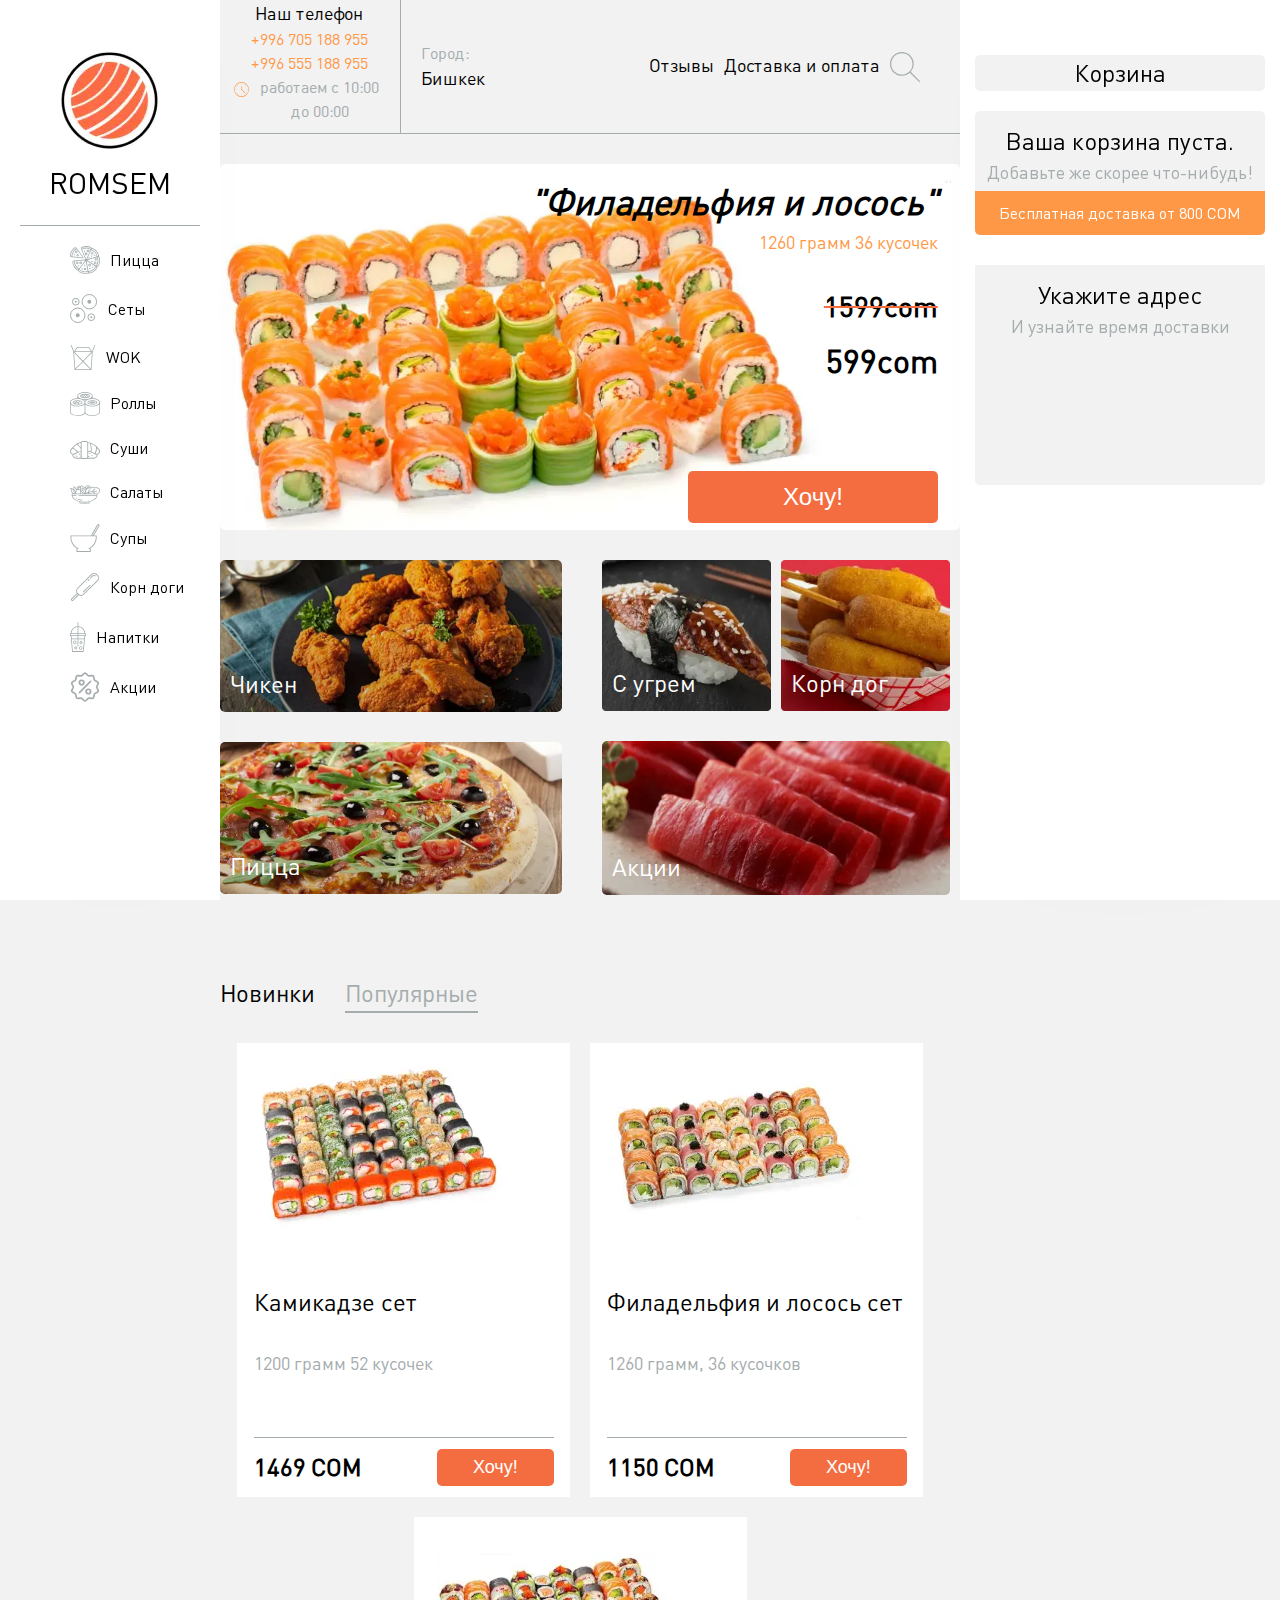
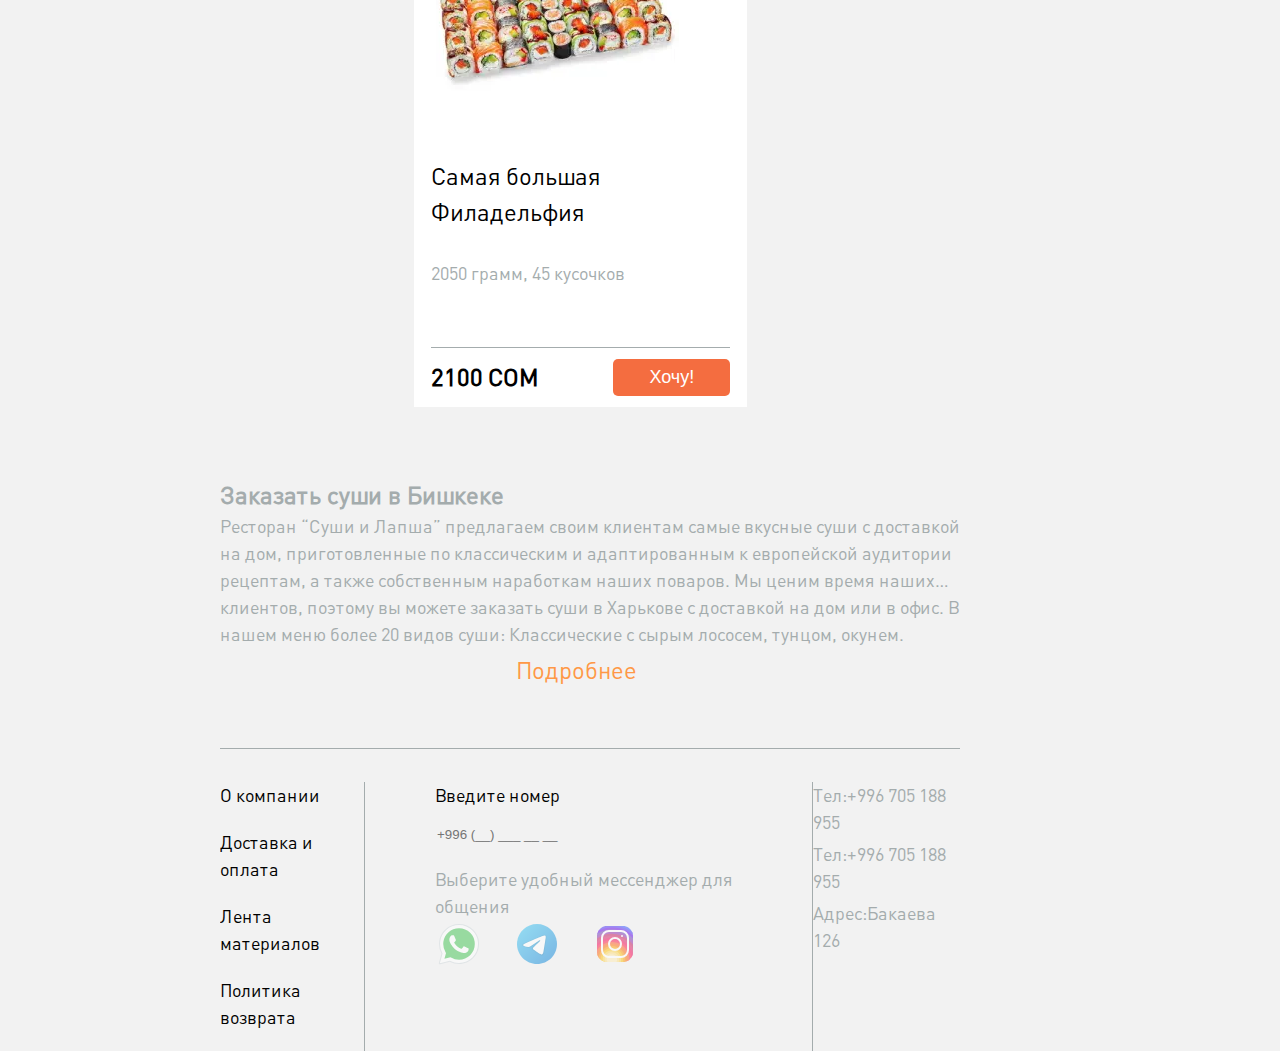
<file: index.html>
<!DOCTYPE html><html lang="ru"><head><meta charset="UTF-8"><meta http-equiv="X-UA-Compatible" content="IE=edge"><meta name="viewport" content="width=device-width,initial-scale=1"><link rel="preconnect" href="https://fonts.googleapis.com"><link rel="preconnect" href="https://fonts.gstatic.com" crossorigin><link href="https://fonts.googleapis.com/css2?family=Montserrat:ital,wght@0,300;0,400;0,500;0,700;1,700&display=swap" rel="stylesheet"><link rel="stylesheet" href="css/main.min.css"><title>Document</title></head><body><div class="page"><div class="sidebar"><div class="sidebar__inner"><div class="sidebar__content"><a href="index.html" class="sidebar__content--main"><div class="sidebar__logo"><picture><source srcset="img/Sidebar-logo.webp" type="image/webp"><img src="img/Sidebar-logo.png" alt=""></picture></div><div class="sidebar__title">Romsem</div></a></div><div class="sidebar__catalog"><a class="sidebar__item" href="product.html"><div class="sidebar__ico"><picture><source srcset="img/sidebar/sidebar-1.svg" type="image/webp"><img src="img/sidebar/sidebar-1.svg" alt=""></picture></div><div class="sidebar__text">Пицца</div></a><a class="sidebar__item" href="product.html"><div class="sidebar__ico"><picture><source srcset="img/sidebar/sidebar-2.svg" type="image/webp"><img src="img/sidebar/sidebar-2.svg" alt=""></picture></div><div class="sidebar__text">Сеты</div></a><a class="sidebar__item" href="product.html"><div class="sidebar__ico"><picture><source srcset="img/sidebar/sidebar-3.svg" type="image/webp"><img src="img/sidebar/sidebar-3.svg" alt=""></picture></div><div class="sidebar__text">WOK</div></a><a class="sidebar__item" href="product.html"><div class="sidebar__ico"><picture><source srcset="img/sidebar/sidebar-4.svg" type="image/webp"><img src="img/sidebar/sidebar-4.svg" alt=""></picture></div><div class="sidebar__text">Роллы</div></a><a class="sidebar__item" href="product.html"><div class="sidebar__ico"><picture><source srcset="img/sidebar/sidebar-5.svg" type="image/webp"><img src="img/sidebar/sidebar-5.svg" alt=""></picture></div><div class="sidebar__text">Суши</div></a><a class="sidebar__item" href="product.html"><div class="sidebar__ico"><picture><source srcset="img/sidebar/sidebar-6.svg" type="image/webp"><img src="img/sidebar/sidebar-6.svg" alt=""></picture></div><div class="sidebar__text">Салаты</div></a><a class="sidebar__item" href="product.html"><div class="sidebar__ico"><picture><source srcset="img/sidebar/sidebar-7.svg" type="image/webp"><img src="img/sidebar/sidebar-7.svg" alt=""></picture></div><div class="sidebar__text">Супы</div></a><a class="sidebar__item" href="product.html"><div class="sidebar__ico"><picture><source srcset="img/sidebar/sidebar-8.svg" type="image/webp"><img src="img/sidebar/sidebar-8.svg" alt=""></picture></div><div class="sidebar__text">Корн доги</div></a><a class="sidebar__item" href="product.html"><div class="sidebar__ico"><picture><source srcset="img/sidebar/sidebar-9.svg" type="image/webp"><img src="img/sidebar/sidebar-9.svg" alt=""></picture></div><div class="sidebar__text">Напитки</div></a><a class="sidebar__item" href="product.html"><div class="sidebar__ico"><picture><source srcset="img/sidebar/sidebar-10.svg" type="image/webp"><img src="img/sidebar/sidebar-10.svg" alt=""></picture></div><div class="sidebar__text">Акции</div></a></div></div></div><div class="busket-sidebar" id="busket-sidebar"><div class="registration__close" data-close>&#10006;</div><div class="busket__inner"><div class="order"><div class="order__title">Корзина</div><div class="order__item"></div><div class="busket__content"><div class="busket__title">Ваша корзина пуста.</div><div class="busket__suptitle">Добавьте же скорее что-нибудь!</div><div class="busket__sale">Бесплатная доставка от 800 СОМ</div></div><div class="order__result none"><div class="order__result--check"><div class="order__result--num">1500</div><div class="order__result--current">СОМ</div></div><a href="registration.html" class="button button--mini">Оформить заказ</a></div></div><div class="busket__map"><div class="busket__addres"><script class="busket__cart" type="text/javascript" charset="utf-8" async src="https://api-maps.yandex.ru/services/constructor/1.0/js/?um=constructor%3Abbdedb3dc41fc3e8bfce76c239d3933d41a287cb49e2bcd65fabf7742da65276&amp;width=290&amp;height=116&amp;lang=ru_RU&amp;scroll=true"></script></div><div class="busket__inner--addres"><div class="busket__title">Укажите адрес</div><div class="busket__suptitle">И узнайте время доставки</div></div></div></div></div><header><a class="header__logo" href="index.html"><picture><source srcset="img/Sidebar-logo.webp" type="image/webp"><img src="img/Sidebar-logo.png" alt=""></picture></a><div class="header__phone"><div class="header__tel"><div class="header__phone--title">Наш телефон</div><div class="header__phone--number">+996 705 188 955</div><div class="header__phone--number">+996 555 188 955</div></div><div class="header__phone--graph"><picture><source srcset="img/clock.svg" type="image/webp"><img src="img/clock.svg" alt=""></picture><div class="header__graph--text">работаем с 10:00 до 00:00</div></div></div><div class="header__inner"><div class="header__city"><div class="header__city--title">Город:</div><div class="header__town">Бишкек</div></div><div class="header__content"><div class="header__link"><a class="header__link--list header__link--review" href="reviews.html">Отзывы</a> <a class="header__link--list header__link--delivery" href="registration.html">Доставка и оплата</a></div><picture><source srcset="img/search.svg" type="image/webp"><img class="header__search" src="img/search.svg" alt=""></picture></div></div></header><!-- Mobile intro --><div class="menu"><div class="container"><div class="menu__inner"><div class="menu__item"><a href="card.html" class="menu__photo"><picture><source srcset="img/mobile/mobile-1.svg" type="image/webp"><img class="menu__photo" src="img/mobile/mobile-1.svg" alt=""></picture><div class="menu__title">Пицца</div></a><a href="card.html" class="menu__photo"><picture><source srcset="img/mobile/mobile-2.svg" type="image/webp"><img class="menu__photo" src="img/mobile/mobile-2.svg" alt=""></picture><div class="menu__title">Сеты</div></a></div><div class="menu__item"><a href="card.html" class="menu__photo"><picture><source srcset="img/mobile/mobile-3.svg" type="image/webp"><img class="menu__photo" src="img/mobile/mobile-3.svg" alt=""></picture><div class="menu__title">WOK</div></a><a href="card.html" class="menu__photo"><picture><source srcset="img/mobile/mobile-4.svg" type="image/webp"><img class="menu__photo" src="img/mobile/mobile-4.svg" alt=""></picture><div class="menu__title">Роллы</div></a></div><div class="menu__item"><a href="card.html" class="menu__photo"><picture><source srcset="img/mobile/mobile-5.svg" type="image/webp"><img class="menu__photo" src="img/mobile/mobile-5.svg" alt=""></picture><div class="menu__title">Суши</div></a><a href="card.html" class="menu__photo"><picture><source srcset="img/mobile/mobile-6.svg" type="image/webp"><img class="menu__photo" src="img/mobile/mobile-6.svg" alt=""></picture><div class="menu__title">Супы</div></a></div><div class="menu__item"><a href="card.html" class="menu__photo"><picture><source srcset="img/mobile/mobile-7.svg" type="image/webp"><img class="menu__photo" src="img/mobile/mobile-7.svg" alt=""></picture><div class="menu__title">Салаты</div></a><a href="card.html" class="menu__photo"><picture><source srcset="img/mobile/mobile-8.svg" type="image/webp"><img class="menu__photo" src="img/mobile/mobile-8.svg" alt=""></picture><div class="menu__title">Напитки</div></a></div><div class="menu__item"><a href="card.html" class="menu__photo"><picture><source srcset="img/mobile/mobile-9.svg" type="image/webp"><img class="menu__photo" src="img/mobile/mobile-9.svg" alt=""></picture><div class="menu__title">Комбо</div></a></div></div></div></div><!-- Intro --><div class="intro"><div class="container"><div class="intro__inner"><div class="intro__item active"><a class="intro__link" href="card.html"><picture><source srcset="img/card/card-1.webp" type="image/webp"><img class="intro__photo" src="img/card/card-1.png" alt=""></picture><div class="intro__content"><div class="intro__name"><div class="intro__title">"Филадельфия и лосось"</div><div class="intro__suptitle">1260 грамм 36 кусочек</div></div><div class="intro__price"><div class="intro__price--old">1599com</div><div class="intro__price--new">599com</div></div><div class="intro__button"><button class="button button--bigs">Хочу!</button></div></div></a></div><div class="intro__item"><a class="intro__link" href="#card"><picture><source srcset="img/card/card-1.webp" type="image/webp"><img class="intro__photo" src="img/card/card-1.png" alt=""></picture></a></div><div class="intro__item"><a class="intro__link" href="#card"><picture><source srcset="img/card/card-1.webp" type="image/webp"><img class="intro__photo" src="img/card/card-1.png" alt=""></picture></a></div></div></div></div><!-- Card --><div class="card"><div class="container"><div class="card__inner"><div class="card__content"><div class="card__item"><a href="card.html" class="card__item--link"><picture><source srcset="img/card/card-2.webp" type="image/webp"><img class="card__item--img" src="img/card/card-2.png" alt=""></picture><div class="card__title">Чикен</div></a></div><div class="card__item"><a href="card.html" class="card__item--link"><picture><source srcset="img/card/card-3.webp" type="image/webp"><img class="card__item--img" src="img/card/card-3.png" alt=""></picture><div class="card__title">Пицца</div></a></div></div><div class="card__content"><div class="card__flex"><div class="card__item"><a href="card.html" class="card__item--link"><picture><source srcset="img/card/card-4.webp" type="image/webp"><img class="card__item--minimg" src="img/card/card-4.png" alt=""></picture><div class="card__title">С угрем</div></a></div><div class="card__item"><a href="card.html" class="card__item--link"><picture><source srcset="img/card/card-5.webp" type="image/webp"><img class="card__item--minimg" src="img/card/card-5.png" alt=""></picture><div class="card__title">Корн дог</div></a></div></div><div class="card__item"><a href="card.html" class="card__item--link"><picture><source srcset="img/card/card-6.webp" type="image/webp"><img class="card__item--img" src="img/card/card-6.png" alt=""></picture><div class="card__title">Акции</div></a></div></div></div></div></div><!-- Filter --><div class="filter"><div class="container"><div class="filter__link"><div class="filter__title active" data-tab="#filter_1">Новинки</div><div class="filter__title" data-tab="#filter_2">Популярные</div></div><div class="filter__inner active" id="filter_1"><div class="filter__item" data-id="10"><div class="filter__photo"><picture><source srcset="img/filter/filter-6.webp" type="image/webp"><img class="filter__photo--img" src="img/filter/filter-6.png" alt=""></picture></div><div class="filter__content"><div class="filter__content--title">Камикадзе сет</div><div class="filter__content--text">1200 грамм 52 кусочек</div></div><div class="filter__footer"><div class="filter__footer--content"><div class="filter__footer--num">1469</div><div class="filter__footer--current">СОМ</div></div><button class="button button--right" data-cart>Хочу!</button></div></div><div class="filter__item" data-id="11"><div class="filter__photo"><picture><source srcset="img/filter/filter-7.webp" type="image/webp"><img class="filter__photo--img" src="img/filter/filter-7.png" alt=""></picture></div><div class="filter__content"><div class="filter__content--title">Филадельфия и лосось сет</div><div class="filter__content--text">1260 грамм, 36 кусочков</div></div><div class="filter__footer"><div class="filter__footer--content"><div class="filter__footer--num">1150</div><div class="filter__footer--current">СОМ</div></div><button class="button button--right" data-cart>Хочу!</button></div></div><div class="filter__item" data-id="12"><div class="filter__photo"><picture><source srcset="img/filter/filter-5.webp" type="image/webp"><img class="filter__photo--img" src="img/filter/filter-5.png" alt=""></picture></div><div class="filter__content"><div class="filter__content--title">Самая большая Филадельфия</div><div class="filter__content--text">2050 грамм, 45 кусочков</div></div><div class="filter__footer"><div class="filter__footer--content"><div class="filter__footer--num">2100</div><div class="filter__footer--current">СОМ</div></div><button class="button button--right" data-cart>Хочу!</button></div></div></div><div class="filter__inner" id="filter_2"><div class="filter__item" data-id="13"><div class="filter__photo"><picture><source srcset="img/filter/filter-9.webp" type="image/webp"><img class="filter__photo--img" src="img/filter/filter-9.png" alt=""></picture></div><div class="filter__content"><div class="filter__content--title">Якудза сет</div><div class="filter__content--text">1270 грамм 50 кусочек</div></div><div class="filter__footer"><div class="filter__footer--content"><div class="filter__footer--num">1499</div><div class="filter__footer--current">СОМ</div></div><button class="button button--right" data-cart>Хочу!</button></div></div><div class="filter__item" data-id="14"><div class="filter__photo"><picture><source srcset="img/filter/filter-8.webp" type="image/webp"><img class="filter__photo--img" src="img/filter/filter-8.png" alt=""></picture></div><div class="filter__content"><div class="filter__content--title">Филадельфия LOVE сет</div><div class="filter__content--text">1000 грамм 40 кусочек</div></div><div class="filter__footer"><div class="filter__footer--content"><div class="filter__footer--num">1479</div><div class="filter__footer--current">СОМ</div></div><button class="button button--right" data-cart>Хочу!</button></div></div><div class="filter__item" data-id="15"><div class="filter__photo"><picture><source srcset="img/filter/filter-4.webp" type="image/webp"><img class="filter__photo--img" src="img/filter/filter-4.png" alt=""></picture></div><div class="filter__content"><div class="filter__content--title">Сет "6 Филадельфий"</div><div class="filter__content--text">1320 грамм 46 кусочек</div></div><div class="filter__footer"><div class="filter__footer--content"><div class="filter__footer--num">1559</div><div class="filter__footer--current">СОМ</div></div><button class="button button--right" data-cart>Хочу!</button></div></div></div></div></div><!-- Description --><div class="description"><div class="container"><div class="description__title">Заказать суши в Бишкеке</div><div class="description__more"><input type="radio" class="description__radio" name="description--radio" id="description__radio"> <label class="description__more--title" for="description__radio">Подробнее</label><div class="description__text">Ресторан “Суши и Лапша” предлагаем своим клиентам самые вкусные суши с доставкой на дом, приготовленные по классическим и адаптированным к европейской аудитории рецептам, а также собственным наработкам наших поваров. Мы ценим время наших клиентов, поэтому вы можете заказать суши в Харькове с доставкой на дом или в офис. В нашем меню более 20 видов суши: Классические с сырым лососем, тунцом, окунем. Экзотические с тигровой креветкой, морским гребешком. Пикантные с копченым лососем, угрем. В меню также представлены гунканы: с начинкой из красной икры и тобико, а также феликсы, где японский майонез сочетается с рыбой, морепродуктами, угрем. Любители острых блюд могут купить суши с соусом спайси. Популярные начинки — копченая курица, снежный краб, креветки, гребешки, тунец, лосось и окунь.</div></div></div></div><footer class="footer"><div class="container"><div class="footer__inner"><div class="footer__item"><nav class="footer__nav"><div class="footer__nav--link">О компании</div><div class="footer__nav--link">Доставка и оплата</div><div class="footer__nav--link">Лента материалов</div><div class="footer__nav--link">Политика возврата</div></nav></div><div class="footer__item footer__item--border"><div class="footer__title">Введите номер</div><input class="footer__input" placeholder="+996 (__) ___ __ __" type="text"><div class="footer__alternative">Выберите удобный мессенджер для общения</div><div class="social"><a href="#" class="social__item"><picture><source srcset="img/social/whatsap.svg" type="image/webp"><img class="social__ico" src="img/social/whatsap.svg" alt=""></picture></a><a href="#" class="social__item"><picture><source srcset="img/social/telegram.svg" type="image/webp"><img class="social__ico" src="img/social/telegram.svg" alt=""></picture></a><a href="#" class="social__item"><picture><source srcset="img/social/instagram.svg" type="image/webp"><img class="social__ico" src="img/social/instagram.svg" alt=""></picture></a></div></div><div class="footer__item"><div class="footer__information">Тел:+996 705 188 955</div><div class="footer__information">Тел:+996 705 188 955</div><div class="footer__information">Адрес:Бакаева 126</div></div></div></div></footer><div class="links"><div class="container"><div class="links__inner"><a class="links__item" href="product.html"><picture><source srcset="img/links/links-1.svg" type="image/webp"><img src="img/links/links-1.svg" alt=""></picture><div class="links__title">Меню</div></a><button class="links__item" data-show><picture><source srcset="img/links/links-2.svg" type="image/webp"><img src="img/links/links-2.svg" alt=""></picture><div class="links__title">Корзина</div></button> <a class="links__item" href="reviews.html"><picture><source srcset="img/links/links-3.svg" type="image/webp"><img src="img/links/links-3.svg" alt=""></picture><div class="links__title">Отзыв</div></a></div></div></div><script src="js/main.js"></script></div></body></html>
</file>
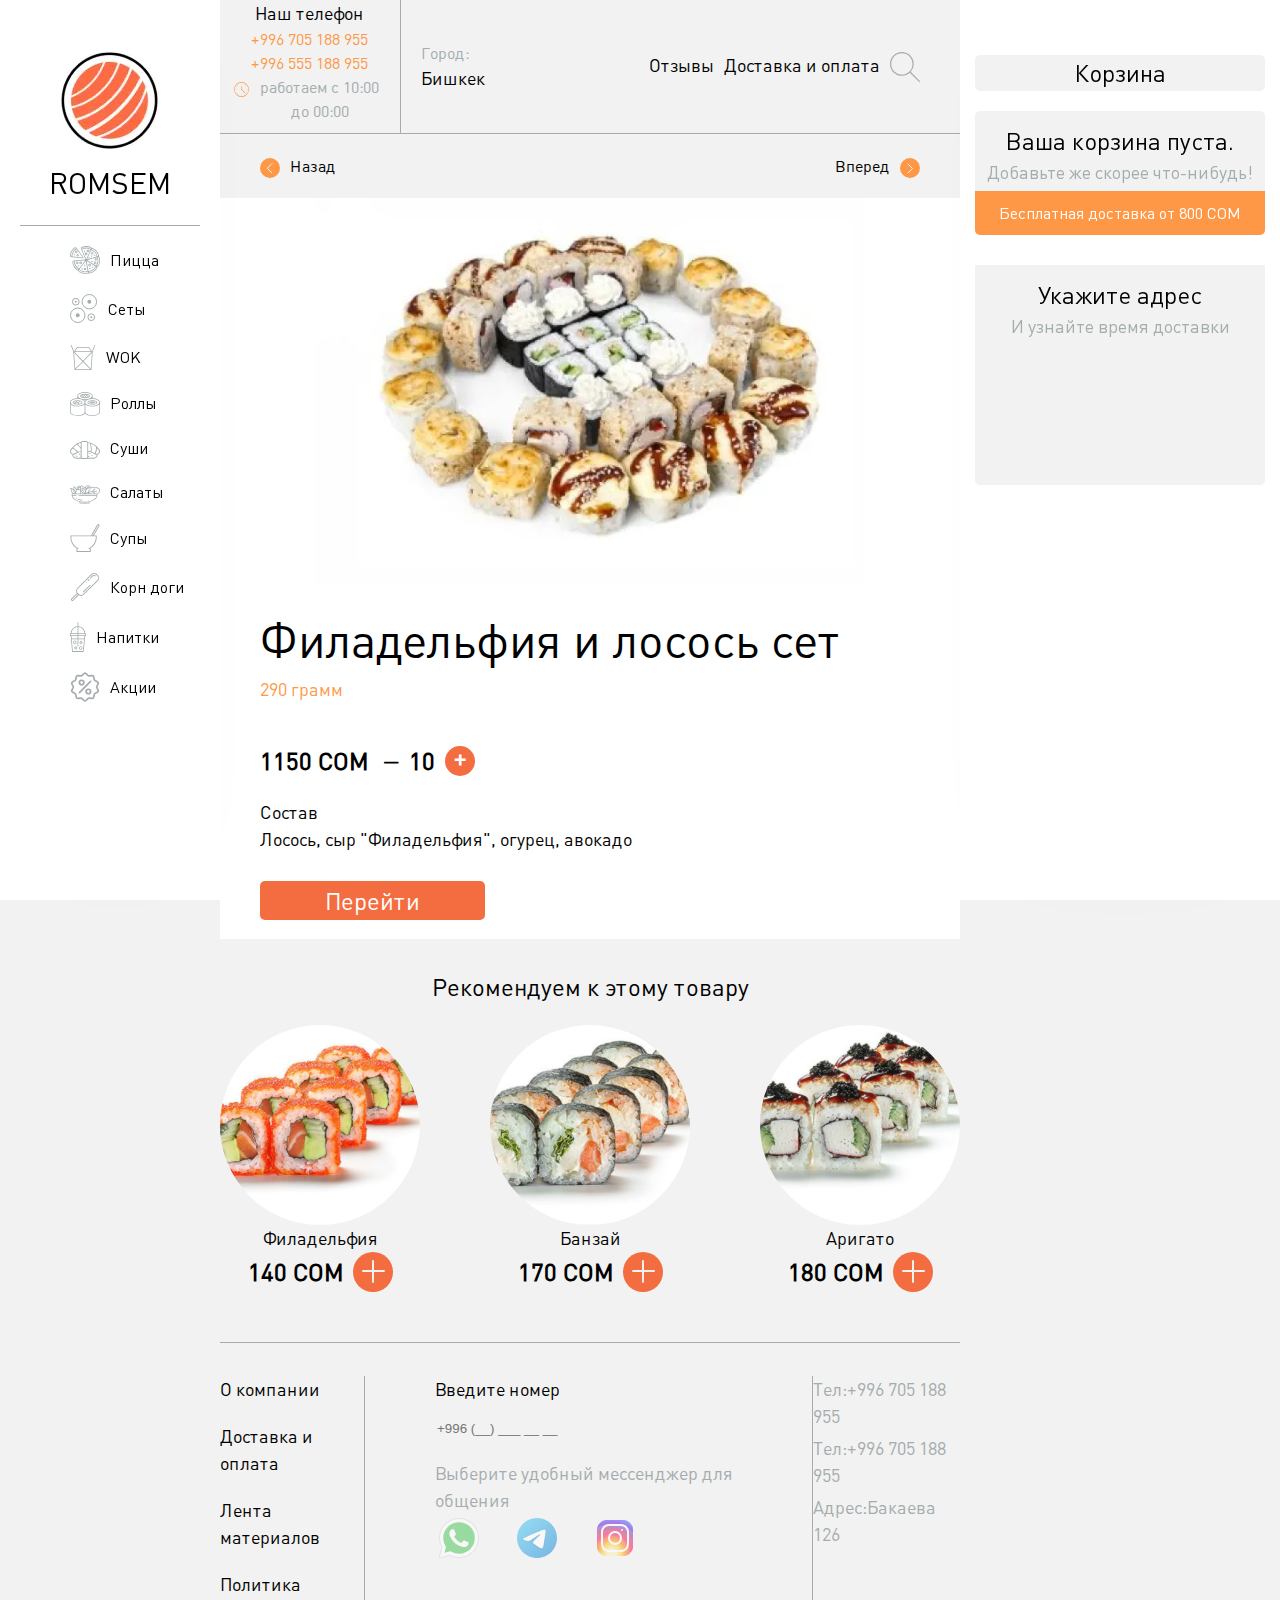
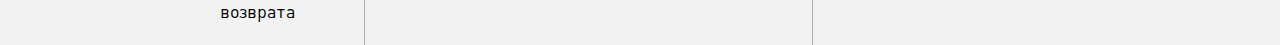
<file: card.html>
<!DOCTYPE html><html lang="ru"><head><meta charset="UTF-8"><meta http-equiv="X-UA-Compatible" content="IE=edge"><meta name="viewport" content="width=device-width,initial-scale=1"><link rel="stylesheet" href="css/main.min.css"><title>Document</title></head><body><div class="page"><div class="sidebar"><div class="sidebar__inner"><div class="sidebar__content"><a href="index.html" class="sidebar__content--main"><div class="sidebar__logo"><picture><source srcset="img/Sidebar-logo.webp" type="image/webp"><img src="img/Sidebar-logo.png" alt=""></picture></div><div class="sidebar__title">Romsem</div></a></div><div class="sidebar__catalog"><a class="sidebar__item" href="product.html"><div class="sidebar__ico"><picture><source srcset="img/sidebar/sidebar-1.svg" type="image/webp"><img src="img/sidebar/sidebar-1.svg" alt=""></picture></div><div class="sidebar__text">Пицца</div></a><a class="sidebar__item" href="product.html"><div class="sidebar__ico"><picture><source srcset="img/sidebar/sidebar-2.svg" type="image/webp"><img src="img/sidebar/sidebar-2.svg" alt=""></picture></div><div class="sidebar__text">Сеты</div></a><a class="sidebar__item" href="product.html"><div class="sidebar__ico"><picture><source srcset="img/sidebar/sidebar-3.svg" type="image/webp"><img src="img/sidebar/sidebar-3.svg" alt=""></picture></div><div class="sidebar__text">WOK</div></a><a class="sidebar__item" href="product.html"><div class="sidebar__ico"><picture><source srcset="img/sidebar/sidebar-4.svg" type="image/webp"><img src="img/sidebar/sidebar-4.svg" alt=""></picture></div><div class="sidebar__text">Роллы</div></a><a class="sidebar__item" href="product.html"><div class="sidebar__ico"><picture><source srcset="img/sidebar/sidebar-5.svg" type="image/webp"><img src="img/sidebar/sidebar-5.svg" alt=""></picture></div><div class="sidebar__text">Суши</div></a><a class="sidebar__item" href="product.html"><div class="sidebar__ico"><picture><source srcset="img/sidebar/sidebar-6.svg" type="image/webp"><img src="img/sidebar/sidebar-6.svg" alt=""></picture></div><div class="sidebar__text">Салаты</div></a><a class="sidebar__item" href="product.html"><div class="sidebar__ico"><picture><source srcset="img/sidebar/sidebar-7.svg" type="image/webp"><img src="img/sidebar/sidebar-7.svg" alt=""></picture></div><div class="sidebar__text">Супы</div></a><a class="sidebar__item" href="product.html"><div class="sidebar__ico"><picture><source srcset="img/sidebar/sidebar-8.svg" type="image/webp"><img src="img/sidebar/sidebar-8.svg" alt=""></picture></div><div class="sidebar__text">Корн доги</div></a><a class="sidebar__item" href="product.html"><div class="sidebar__ico"><picture><source srcset="img/sidebar/sidebar-9.svg" type="image/webp"><img src="img/sidebar/sidebar-9.svg" alt=""></picture></div><div class="sidebar__text">Напитки</div></a><a class="sidebar__item" href="product.html"><div class="sidebar__ico"><picture><source srcset="img/sidebar/sidebar-10.svg" type="image/webp"><img src="img/sidebar/sidebar-10.svg" alt=""></picture></div><div class="sidebar__text">Акции</div></a></div></div></div><div class="busket-sidebar" id="busket-sidebar"><div class="registration__close" data-close>&#10006;</div><div class="busket__inner"><div class="order"><div class="order__title">Корзина</div><div class="order__item"></div><div class="busket__content"><div class="busket__title">Ваша корзина пуста.</div><div class="busket__suptitle">Добавьте же скорее что-нибудь!</div><div class="busket__sale">Бесплатная доставка от 800 СОМ</div></div><div class="order__result none"><div class="order__result--check"><div class="order__result--num">1500</div><div class="order__result--current">СОМ</div></div><a href="registration.html" class="button button--mini">Оформить заказ</a></div></div><div class="busket__map"><div class="busket__addres"><script class="busket__cart" type="text/javascript" charset="utf-8" async src="https://api-maps.yandex.ru/services/constructor/1.0/js/?um=constructor%3Abbdedb3dc41fc3e8bfce76c239d3933d41a287cb49e2bcd65fabf7742da65276&amp;width=290&amp;height=116&amp;lang=ru_RU&amp;scroll=true"></script></div><div class="busket__inner--addres"><div class="busket__title">Укажите адрес</div><div class="busket__suptitle">И узнайте время доставки</div></div></div></div></div><header><a class="header__logo" href="index.html"><picture><source srcset="img/Sidebar-logo.webp" type="image/webp"><img src="img/Sidebar-logo.png" alt=""></picture></a><div class="header__phone"><div class="header__tel"><div class="header__phone--title">Наш телефон</div><div class="header__phone--number">+996 705 188 955</div><div class="header__phone--number">+996 555 188 955</div></div><div class="header__phone--graph"><picture><source srcset="img/clock.svg" type="image/webp"><img src="img/clock.svg" alt=""></picture><div class="header__graph--text">работаем с 10:00 до 00:00</div></div></div><div class="header__inner"><div class="header__city"><div class="header__city--title">Город:</div><div class="header__town">Бишкек</div></div><div class="header__content"><div class="header__link"><a class="header__link--list header__link--review" href="reviews.html">Отзывы</a> <a class="header__link--list header__link--delivery" href="registration.html">Доставка и оплата</a></div><picture><source srcset="img/search.svg" type="image/webp"><img class="header__search" src="img/search.svg" alt=""></picture></div></div></header><div class="catalog"><div class="catalog__arrow"><a class="catalog__arrow--prev" href="index.html"><picture><source srcset="img/arrow/arrow--prev.svg" type="image/webp"><img src="img/arrow/arrow--prev.svg" alt=""></picture><div class="catalog__arrow--text">Назад</div></a><a class="catalog__arrow--next" href="product.html"><div class="catalog__arrow--text">Вперед</div><picture><source srcset="img/arrow/arrow--next.svg" type="image/webp"><img src="img/arrow/arrow--next.svg" alt=""></picture></a></div><div class="catalog__inner"><div class="catalog__photo"><picture><source srcset="img/product/product-intro.webp" type="image/webp"><img src="img/product/product-intro.png" alt=""></picture></div><div class="catalog__content"><div class="catalog__title">Филадельфия и лосось сет</div><div class="catalog__suptitle">290 грамм</div><div class="catalog__order"><div class="catalog__order--title">1150 СОМ</div><div class="registration__wrapper"><div class="registration__control" data-action="minus">&mdash;</div><div class="registration__control registration__control--catalog" data-counter>10</div><div class="registration__control registration__plus" data-action="plus">&plus;</div></div></div><div class="catalog__compound"><div class="catalog__compound--title">Состав</div><div class="catalog__compound--text">Лосось, сыр "Филадельфия", огурец, авокадо</div><a href="product.html" class="button button--big">Перейти</a></div></div></div></div><div class="recommendation"><div class="container"><div class="recommendation__suptitle">Рекомендуем к этому товару</div><div class="recommendation__inner"><a href="product.html" class="recommendation__item"><picture><source srcset="img/recommendation/recommendation-1.svg" type="image/webp"><img class="recommendation__photo" src="img/recommendation/recommendation-1.svg" alt=""></picture><div class="recommendation__title">Филадельфия</div><div class="recommendation__order"><div class="recommendation__order--title">140 СОМ</div><div class="recommendation__order--plus"><picture><source srcset="img/Plus.svg" type="image/webp"><img src="img/Plus.svg" alt=""></picture></div></div></a><a href="product.html" class="recommendation__item"><picture><source srcset="img/recommendation/recommendation-2.svg" type="image/webp"><img class="recommendation__photo" src="img/recommendation/recommendation-2.svg" alt=""></picture><div class="recommendation__title">Банзай</div><div class="recommendation__order"><div class="recommendation__order--title">170 СОМ</div><div class="recommendation__order--plus"><picture><source srcset="img/Plus.svg" type="image/webp"><img src="img/Plus.svg" alt=""></picture></div></div></a><a href="product.html" class="recommendation__item"><picture><source srcset="img/recommendation/recommendation-3.svg" type="image/webp"><img class="recommendation__photo" src="img/recommendation/recommendation-3.svg" alt=""></picture><div class="recommendation__title">Аригато</div><div class="recommendation__order"><div class="recommendation__order--title">180 СОМ</div><div class="recommendation__order--plus"><picture><source srcset="img/Plus.svg" type="image/webp"><img src="img/Plus.svg" alt=""></picture></div></div></a></div></div></div><footer class="footer"><div class="container"><div class="footer__inner"><div class="footer__item"><nav class="footer__nav"><div class="footer__nav--link">О компании</div><div class="footer__nav--link">Доставка и оплата</div><div class="footer__nav--link">Лента материалов</div><div class="footer__nav--link">Политика возврата</div></nav></div><div class="footer__item footer__item--border"><div class="footer__title">Введите номер</div><input class="footer__input" placeholder="+996 (__) ___ __ __" type="text"><div class="footer__alternative">Выберите удобный мессенджер для общения</div><div class="social"><a href="#" class="social__item"><picture><source srcset="img/social/whatsap.svg" type="image/webp"><img class="social__ico" src="img/social/whatsap.svg" alt=""></picture></a><a href="#" class="social__item"><picture><source srcset="img/social/telegram.svg" type="image/webp"><img class="social__ico" src="img/social/telegram.svg" alt=""></picture></a><a href="#" class="social__item"><picture><source srcset="img/social/instagram.svg" type="image/webp"><img class="social__ico" src="img/social/instagram.svg" alt=""></picture></a></div></div><div class="footer__item"><div class="footer__information">Тел:+996 705 188 955</div><div class="footer__information">Тел:+996 705 188 955</div><div class="footer__information">Адрес:Бакаева 126</div></div></div></div></footer><div class="links"><div class="container"><div class="links__inner"><a class="links__item" href="product.html"><picture><source srcset="img/links/links-1.svg" type="image/webp"><img src="img/links/links-1.svg" alt=""></picture><div class="links__title">Меню</div></a><button class="links__item" data-show><picture><source srcset="img/links/links-2.svg" type="image/webp"><img src="img/links/links-2.svg" alt=""></picture><div class="links__title">Корзина</div></button> <a class="links__item" href="reviews.html"><picture><source srcset="img/links/links-3.svg" type="image/webp"><img src="img/links/links-3.svg" alt=""></picture><div class="links__title">Отзыв</div></a></div></div></div><script src="js/main.js"></script></div></body></html>
</file>
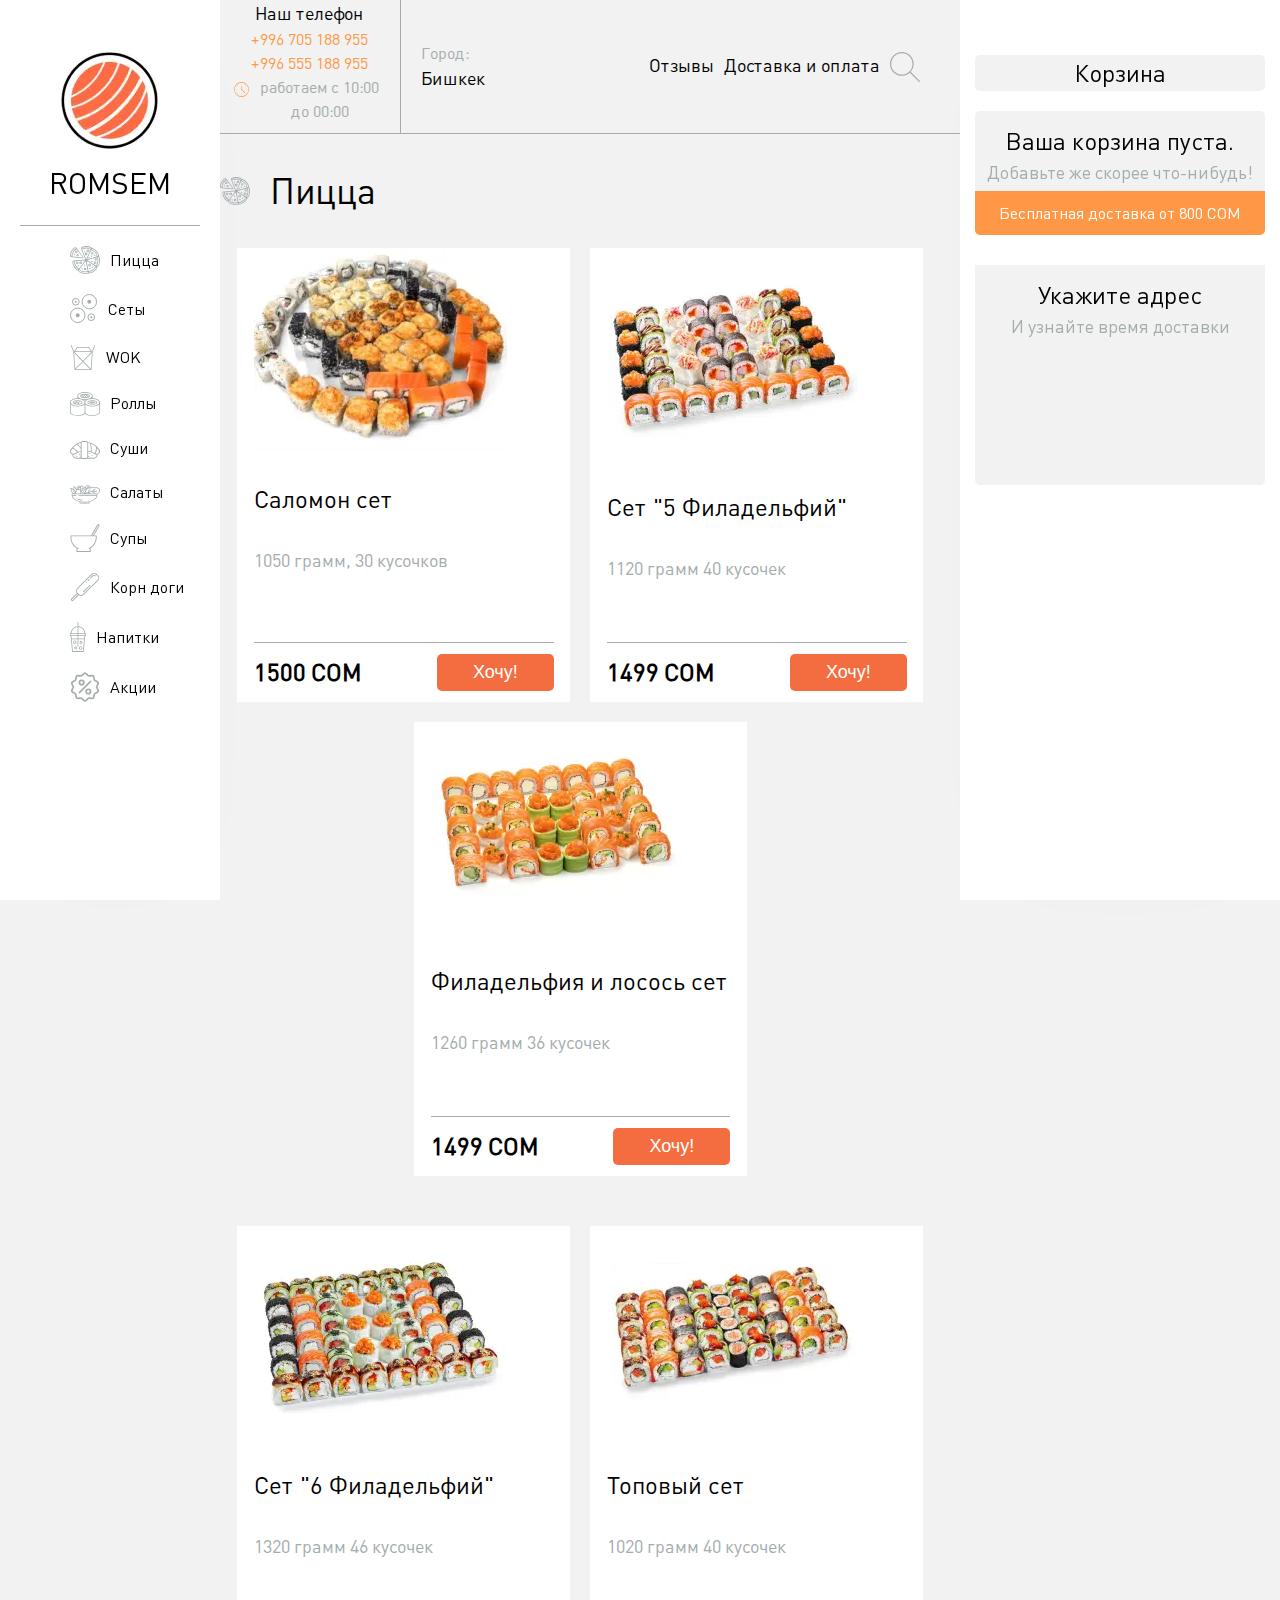
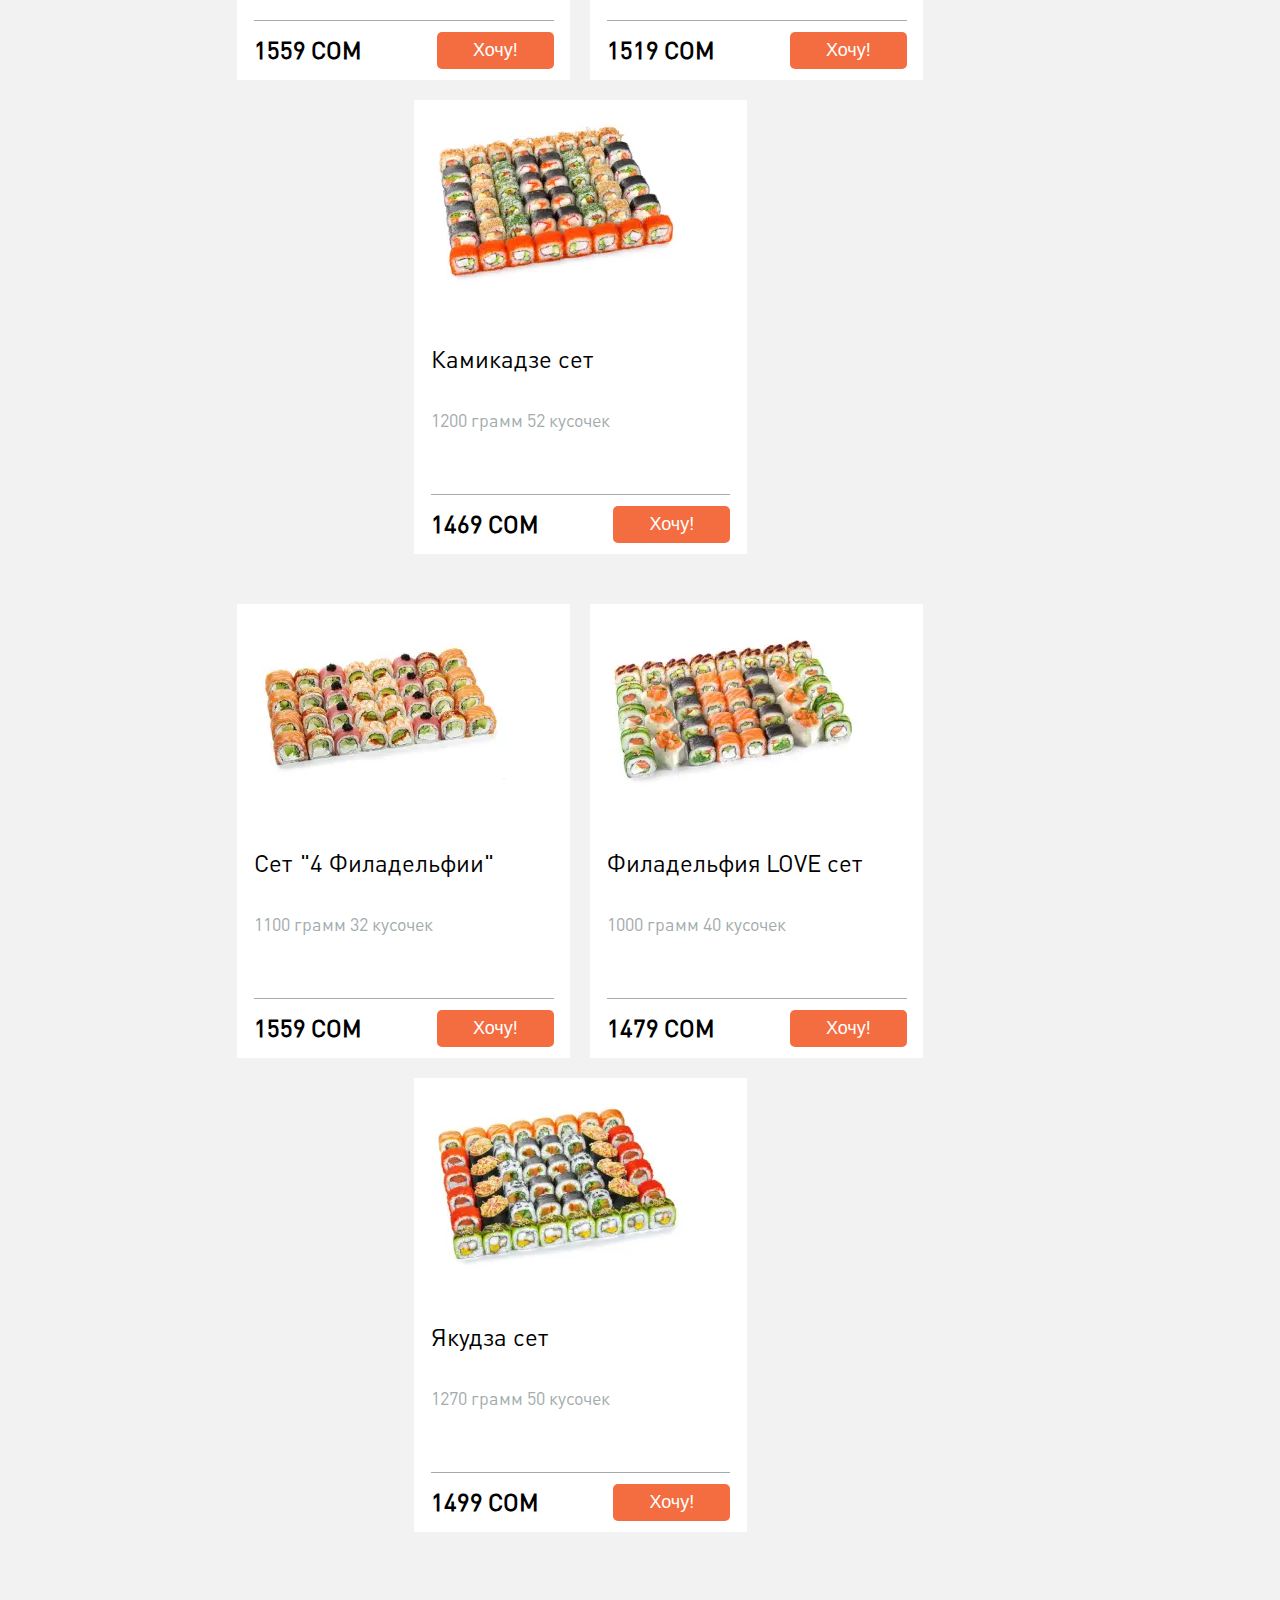
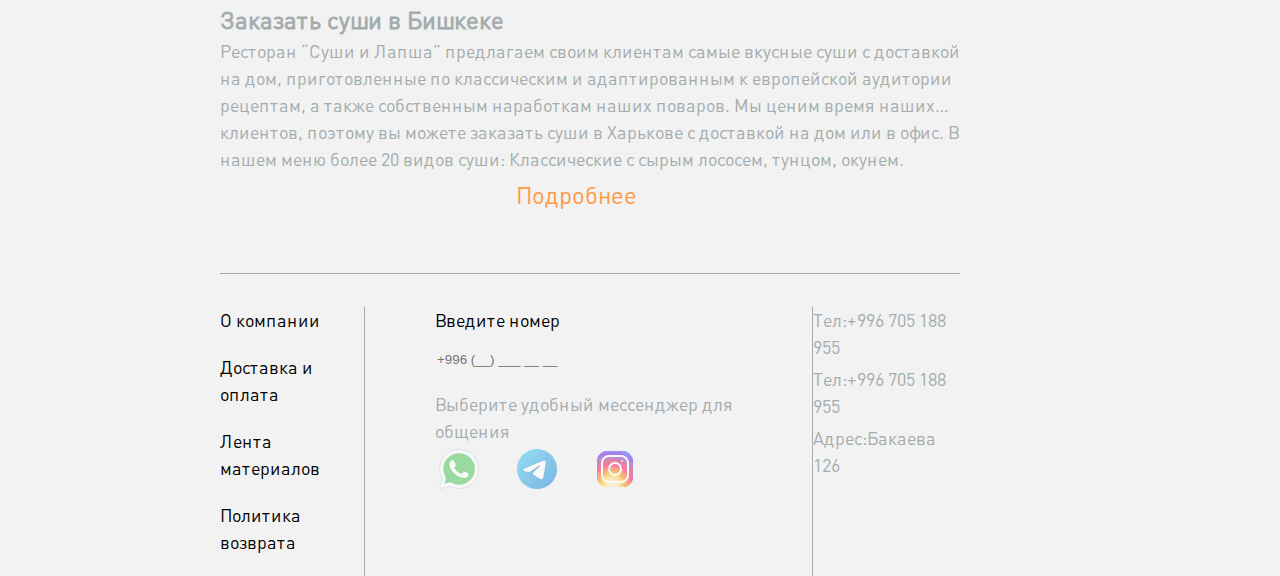
<file: product.html>
<!DOCTYPE html><html lang="ru"><head><meta charset="UTF-8"><meta http-equiv="X-UA-Compatible" content="IE=edge"><meta name="viewport" content="width=device-width,initial-scale=1"><link rel="stylesheet" href="css/main.min.css"><title>Document</title></head><body><div class="page"><div class="sidebar"><div class="sidebar__inner"><div class="sidebar__content"><a href="index.html" class="sidebar__content--main"><div class="sidebar__logo"><picture><source srcset="img/Sidebar-logo.webp" type="image/webp"><img src="img/Sidebar-logo.png" alt=""></picture></div><div class="sidebar__title">Romsem</div></a></div><div class="sidebar__catalog"><a class="sidebar__item" href="product.html"><div class="sidebar__ico"><picture><source srcset="img/sidebar/sidebar-1.svg" type="image/webp"><img src="img/sidebar/sidebar-1.svg" alt=""></picture></div><div class="sidebar__text">Пицца</div></a><a class="sidebar__item" href="product.html"><div class="sidebar__ico"><picture><source srcset="img/sidebar/sidebar-2.svg" type="image/webp"><img src="img/sidebar/sidebar-2.svg" alt=""></picture></div><div class="sidebar__text">Сеты</div></a><a class="sidebar__item" href="product.html"><div class="sidebar__ico"><picture><source srcset="img/sidebar/sidebar-3.svg" type="image/webp"><img src="img/sidebar/sidebar-3.svg" alt=""></picture></div><div class="sidebar__text">WOK</div></a><a class="sidebar__item" href="product.html"><div class="sidebar__ico"><picture><source srcset="img/sidebar/sidebar-4.svg" type="image/webp"><img src="img/sidebar/sidebar-4.svg" alt=""></picture></div><div class="sidebar__text">Роллы</div></a><a class="sidebar__item" href="product.html"><div class="sidebar__ico"><picture><source srcset="img/sidebar/sidebar-5.svg" type="image/webp"><img src="img/sidebar/sidebar-5.svg" alt=""></picture></div><div class="sidebar__text">Суши</div></a><a class="sidebar__item" href="product.html"><div class="sidebar__ico"><picture><source srcset="img/sidebar/sidebar-6.svg" type="image/webp"><img src="img/sidebar/sidebar-6.svg" alt=""></picture></div><div class="sidebar__text">Салаты</div></a><a class="sidebar__item" href="product.html"><div class="sidebar__ico"><picture><source srcset="img/sidebar/sidebar-7.svg" type="image/webp"><img src="img/sidebar/sidebar-7.svg" alt=""></picture></div><div class="sidebar__text">Супы</div></a><a class="sidebar__item" href="product.html"><div class="sidebar__ico"><picture><source srcset="img/sidebar/sidebar-8.svg" type="image/webp"><img src="img/sidebar/sidebar-8.svg" alt=""></picture></div><div class="sidebar__text">Корн доги</div></a><a class="sidebar__item" href="product.html"><div class="sidebar__ico"><picture><source srcset="img/sidebar/sidebar-9.svg" type="image/webp"><img src="img/sidebar/sidebar-9.svg" alt=""></picture></div><div class="sidebar__text">Напитки</div></a><a class="sidebar__item" href="product.html"><div class="sidebar__ico"><picture><source srcset="img/sidebar/sidebar-10.svg" type="image/webp"><img src="img/sidebar/sidebar-10.svg" alt=""></picture></div><div class="sidebar__text">Акции</div></a></div></div></div><div class="busket-sidebar" id="busket-sidebar"><div class="registration__close" data-close>&#10006;</div><div class="busket__inner"><div class="order"><div class="order__title">Корзина</div><div class="order__item"></div><div class="busket__content"><div class="busket__title">Ваша корзина пуста.</div><div class="busket__suptitle">Добавьте же скорее что-нибудь!</div><div class="busket__sale">Бесплатная доставка от 800 СОМ</div></div><div class="order__result none"><div class="order__result--check"><div class="order__result--num">1500</div><div class="order__result--current">СОМ</div></div><a href="registration.html" class="button button--mini">Оформить заказ</a></div></div><div class="busket__map"><div class="busket__addres"><script class="busket__cart" type="text/javascript" charset="utf-8" async src="https://api-maps.yandex.ru/services/constructor/1.0/js/?um=constructor%3Abbdedb3dc41fc3e8bfce76c239d3933d41a287cb49e2bcd65fabf7742da65276&amp;width=290&amp;height=116&amp;lang=ru_RU&amp;scroll=true"></script></div><div class="busket__inner--addres"><div class="busket__title">Укажите адрес</div><div class="busket__suptitle">И узнайте время доставки</div></div></div></div></div><header><a class="header__logo" href="index.html"><picture><source srcset="img/Sidebar-logo.webp" type="image/webp"><img src="img/Sidebar-logo.png" alt=""></picture></a><div class="header__phone"><div class="header__tel"><div class="header__phone--title">Наш телефон</div><div class="header__phone--number">+996 705 188 955</div><div class="header__phone--number">+996 555 188 955</div></div><div class="header__phone--graph"><picture><source srcset="img/clock.svg" type="image/webp"><img src="img/clock.svg" alt=""></picture><div class="header__graph--text">работаем с 10:00 до 00:00</div></div></div><div class="header__inner"><div class="header__city"><div class="header__city--title">Город:</div><div class="header__town">Бишкек</div></div><div class="header__content"><div class="header__link"><a class="header__link--list header__link--review" href="reviews.html">Отзывы</a> <a class="header__link--list header__link--delivery" href="registration.html">Доставка и оплата</a></div><picture><source srcset="img/search.svg" type="image/webp"><img class="header__search" src="img/search.svg" alt=""></picture></div></div></header><div class="product"><div class="container"><div class="product__header"><div class="product__logo"><div class="product__ico"><picture><source srcset="img/sidebar/sidebar-1.svg" type="image/webp"><img src="img/sidebar/sidebar-1.svg" alt=""></picture></div><div class="product__title">Пицца</div></div></div><!-- Filter --><div class="filter"><div class="container"><div class="filter__inner filter__inner--mb active"><div class="filter__item" data-id="01"><div class="filter__photo"><picture><source srcset="img/filter/filter-1.webp" type="image/webp"><img class="filter__photo--img" src="img/filter/filter-1.png" alt=""></picture></div><div class="filter__content"><div class="filter__content--title">Саломон сет</div><div class="filter__content--text">1050 грамм, 30 кусочков</div></div><div class="filter__footer"><div class="filter__footer--content"><div class="filter__footer--num">1500</div><div class="filter__footer--current">СОМ</div></div><button class="button button--right" data-cart>Хочу!</button></div></div><div class="filter__item" data-id="02"><div class="filter__photo"><picture><source srcset="img/filter/filter-10.webp" type="image/webp"><img class="filter__photo--img" src="img/filter/filter-10.png" alt=""></picture></div><div class="filter__content"><div class="filter__content--title">Сет "5 Филадельфий"</div><div class="filter__content--text">1120 грамм 40 кусочек</div></div><div class="filter__footer"><div class="filter__footer--content"><div class="filter__footer--num">1499</div><div class="filter__footer--current">СОМ</div></div><button class="button button--right" data-cart>Хочу!</button></div></div><div class="filter__item" data-id="03"><div class="filter__photo"><picture><source srcset="img/filter/filter-11.webp" type="image/webp"><img class="filter__photo--img" src="img/filter/filter-11.png" alt=""></picture></div><div class="filter__content"><div class="filter__content--title">Филадельфия и лосось сет</div><div class="filter__content--text">1260 грамм 36 кусочек</div></div><div class="filter__footer"><div class="filter__footer--content"><div class="filter__footer--num">1499</div><div class="filter__footer--current">СОМ</div></div><button class="button button--right" data-cart>Хочу!</button></div></div></div><div class="filter__inner filter__inner--mb active"><div class="filter__item" data-id="04"><div class="filter__photo"><picture><source srcset="img/filter/filter-4.webp" type="image/webp"><img class="filter__photo--img" src="img/filter/filter-4.png" alt=""></picture></div><div class="filter__content"><div class="filter__content--title">Сет "6 Филадельфий"</div><div class="filter__content--text">1320 грамм 46 кусочек</div></div><div class="filter__footer"><div class="filter__footer--content"><div class="filter__footer--num">1559</div><div class="filter__footer--current">СОМ</div></div><button class="button button--right" data-cart>Хочу!</button></div></div><div class="filter__item" data-id="05"><div class="filter__photo"><picture><source srcset="img/filter/filter-5.webp" type="image/webp"><img class="filter__photo--img" src="img/filter/filter-5.png" alt=""></picture></div><div class="filter__content"><div class="filter__content--title">Топовый сет</div><div class="filter__content--text">1020 грамм 40 кусочек</div></div><div class="filter__footer"><div class="filter__footer--content"><div class="filter__footer--num">1519</div><div class="filter__footer--current">СОМ</div></div><button class="button button--right" data-cart>Хочу!</button></div></div><div class="filter__item" data-id="06"><div class="filter__photo"><picture><source srcset="img/filter/filter-6.webp" type="image/webp"><img class="filter__photo--img" src="img/filter/filter-6.png" alt=""></picture></div><div class="filter__content"><div class="filter__content--title">Камикадзе сет</div><div class="filter__content--text">1200 грамм 52 кусочек</div></div><div class="filter__footer"><div class="filter__footer--content"><div class="filter__footer--num">1469</div><div class="filter__footer--current">СОМ</div></div><button class="button button--right" data-cart>Хочу!</button></div></div></div><div class="filter__inner filter__inner--mb active"><div class="filter__item" data-id="07"><div class="filter__photo"><picture><source srcset="img/filter/filter-7.webp" type="image/webp"><img class="filter__photo--img" src="img/filter/filter-7.png" alt=""></picture></div><div class="filter__content"><div class="filter__content--title">Сет "4 Филадельфии"</div><div class="filter__content--text">1100 грамм 32 кусочек</div></div><div class="filter__footer"><div class="filter__footer--content"><div class="filter__footer--num">1559</div><div class="filter__footer--current">СОМ</div></div><button class="button button--right" data-cart>Хочу!</button></div></div><div class="filter__item" data-id="08"><div class="filter__photo"><picture><source srcset="img/filter/filter-8.webp" type="image/webp"><img class="filter__photo--img" src="img/filter/filter-8.png" alt=""></picture></div><div class="filter__content"><div class="filter__content--title">Филадельфия LOVE сет</div><div class="filter__content--text">1000 грамм 40 кусочек</div></div><div class="filter__footer"><div class="filter__footer--content"><div class="filter__footer--num">1479</div><div class="filter__footer--current">СОМ</div></div><button class="button button--right" data-cart>Хочу!</button></div></div><div class="filter__item" data-id="09"><div class="filter__photo"><picture><source srcset="img/filter/filter-9.webp" type="image/webp"><img class="filter__photo--img" src="img/filter/filter-9.png" alt=""></picture></div><div class="filter__content"><div class="filter__content--title">Якудза сет</div><div class="filter__content--text">1270 грамм 50 кусочек</div></div><div class="filter__footer"><div class="filter__footer--content"><div class="filter__footer--num">1499</div><div class="filter__footer--current">СОМ</div></div><button class="button button--right" data-cart>Хочу!</button></div></div></div></div></div></div></div><!-- Description --><div class="description"><div class="container"><div class="description__title">Заказать суши в Бишкеке</div><div class="description__more"><input type="radio" class="description__radio" name="description--radio" id="description__radio"> <label class="description__more--title" for="description__radio">Подробнее</label><div class="description__text">Ресторан “Суши и Лапша” предлагаем своим клиентам самые вкусные суши с доставкой на дом, приготовленные по классическим и адаптированным к европейской аудитории рецептам, а также собственным наработкам наших поваров. Мы ценим время наших клиентов, поэтому вы можете заказать суши в Харькове с доставкой на дом или в офис. В нашем меню более 20 видов суши: Классические с сырым лососем, тунцом, окунем. Экзотические с тигровой креветкой, морским гребешком. Пикантные с копченым лососем, угрем. В меню также представлены гунканы: с начинкой из красной икры и тобико, а также феликсы, где японский майонез сочетается с рыбой, морепродуктами, угрем. Любители острых блюд могут купить суши с соусом спайси. Популярные начинки — копченая курица, снежный краб, креветки, гребешки, тунец, лосось и окунь.</div></div></div></div><footer class="footer"><div class="container"><div class="footer__inner"><div class="footer__item"><nav class="footer__nav"><div class="footer__nav--link">О компании</div><div class="footer__nav--link">Доставка и оплата</div><div class="footer__nav--link">Лента материалов</div><div class="footer__nav--link">Политика возврата</div></nav></div><div class="footer__item footer__item--border"><div class="footer__title">Введите номер</div><input class="footer__input" placeholder="+996 (__) ___ __ __" type="text"><div class="footer__alternative">Выберите удобный мессенджер для общения</div><div class="social"><a href="#" class="social__item"><picture><source srcset="img/social/whatsap.svg" type="image/webp"><img class="social__ico" src="img/social/whatsap.svg" alt=""></picture></a><a href="#" class="social__item"><picture><source srcset="img/social/telegram.svg" type="image/webp"><img class="social__ico" src="img/social/telegram.svg" alt=""></picture></a><a href="#" class="social__item"><picture><source srcset="img/social/instagram.svg" type="image/webp"><img class="social__ico" src="img/social/instagram.svg" alt=""></picture></a></div></div><div class="footer__item"><div class="footer__information">Тел:+996 705 188 955</div><div class="footer__information">Тел:+996 705 188 955</div><div class="footer__information">Адрес:Бакаева 126</div></div></div></div></footer><div class="links"><div class="container"><div class="links__inner"><a class="links__item" href="product.html"><picture><source srcset="img/links/links-1.svg" type="image/webp"><img src="img/links/links-1.svg" alt=""></picture><div class="links__title">Меню</div></a><button class="links__item" data-show><picture><source srcset="img/links/links-2.svg" type="image/webp"><img src="img/links/links-2.svg" alt=""></picture><div class="links__title">Корзина</div></button> <a class="links__item" href="reviews.html"><picture><source srcset="img/links/links-3.svg" type="image/webp"><img src="img/links/links-3.svg" alt=""></picture><div class="links__title">Отзыв</div></a></div></div></div><script src="js/main.js"></script></div></body></html>
</file>
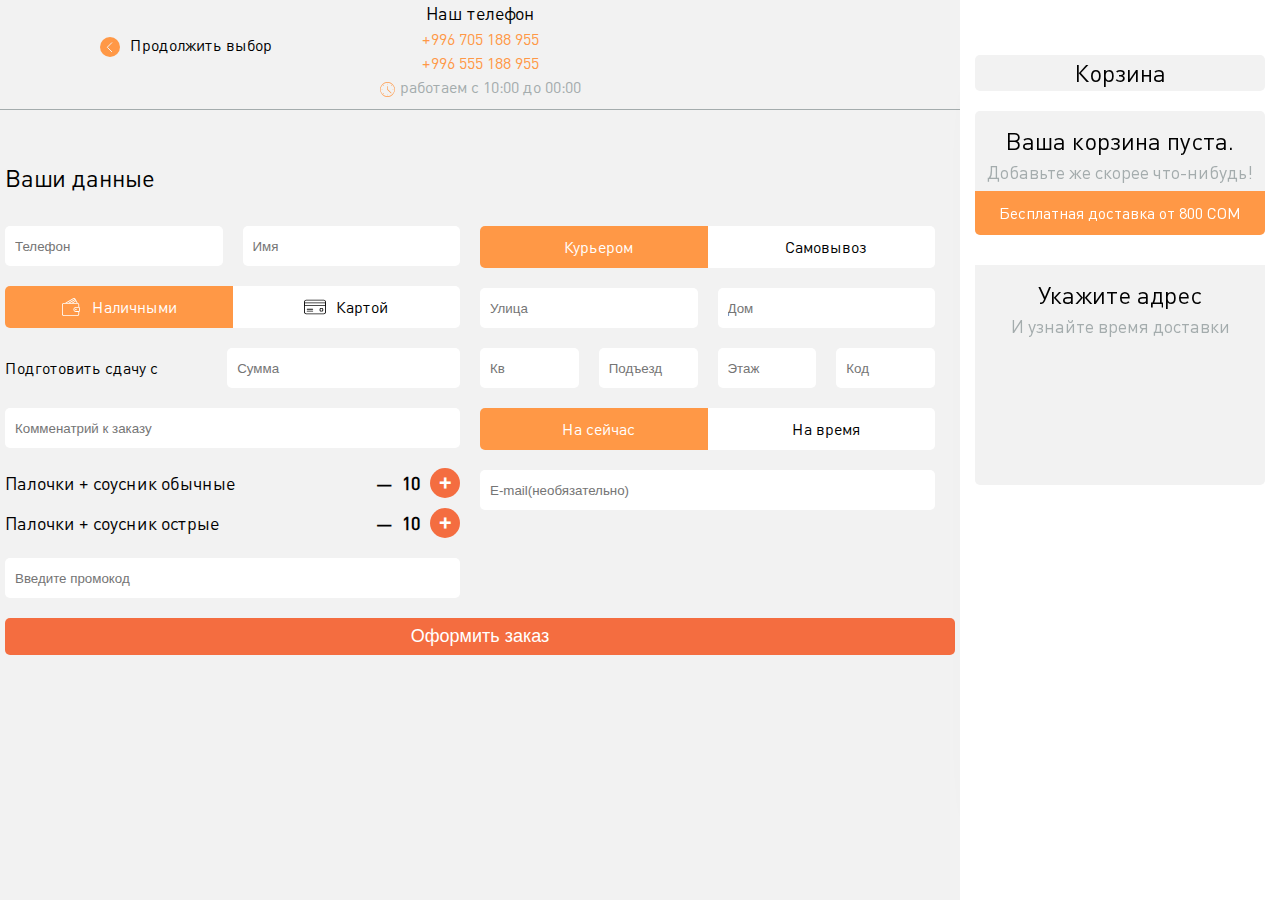
<file: registration.html>
<!DOCTYPE html><html lang="ru"><head><meta charset="UTF-8"><meta http-equiv="X-UA-Compatible" content="IE=edge"><meta name="viewport" content="width=device-width,initial-scale=1"><link rel="stylesheet" href="css/main.min.css"><title>Document</title></head><body class="no-sidebar"><div class="page"><div class="busket-sidebar" id="busket-sidebar"><div class="registration__close" data-close>&#10006;</div><div class="busket__inner"><div class="order"><div class="order__title">Корзина</div><div class="order__item"></div><div class="busket__content"><div class="busket__title">Ваша корзина пуста.</div><div class="busket__suptitle">Добавьте же скорее что-нибудь!</div><div class="busket__sale">Бесплатная доставка от 800 СОМ</div></div><div class="order__result none"><div class="order__result--check"><div class="order__result--num">1500</div><div class="order__result--current">СОМ</div></div><a href="registration.html" class="button button--mini">Оформить заказ</a></div></div><div class="busket__map"><div class="busket__addres"><script class="busket__cart" type="text/javascript" charset="utf-8" async src="https://api-maps.yandex.ru/services/constructor/1.0/js/?um=constructor%3Abbdedb3dc41fc3e8bfce76c239d3933d41a287cb49e2bcd65fabf7742da65276&amp;width=290&amp;height=116&amp;lang=ru_RU&amp;scroll=true"></script></div><div class="busket__inner--addres"><div class="busket__title">Укажите адрес</div><div class="busket__suptitle">И узнайте время доставки</div></div></div></div></div><div class="registration"><div class="registration__header"><a class="registration__arrow" href="index.html"><div class="registration__arrow--ico"><picture><source srcset="img/arrow/arrow--prev.svg" type="image/webp"><img src="img/arrow/arrow--prev.svg" alt=""></picture></div><div class="registration__arrow--title">Продолжить выбор</div></a><div class="header__phone header__phone--registration"><div class="header__phone--title">Наш телефон</div><div class="header__phone--number">+996 705 188 955</div><div class="header__phone--number">+996 555 188 955</div><div class="header__phone--graph header__phone--graphreg"><picture><source srcset="img/clock.svg" type="image/webp"><img src="img/clock.svg" alt=""></picture><div class="header__graph--text">работаем с 10:00 до 00:00</div></div></div></div><div class="registration__main"><div class="container"><div class="registration__title">Ваши данные</div><div class="registration__inner"><div class="registration__content"><div class="registration__item"><input class="registration--input" placeholder="Телефон" type="text"> <input class="registration--input" placeholder="Имя" type="text"></div><div class="registration__item--radio"><div class="registration__radio active registration__radio--left" id="radio_1"><!-- svg nal for fill --> <svg width="22" height="22" viewBox="0 0 22 22" fill="none" xmlns="http://www.w3.org/2000/svg"><g clip-path="url(#clip0_24_1848)"><path d="M19.1821 11.0755V8.54563C19.1821 7.68778 18.5167 6.99013 17.676 6.92248L15.3265 2.81885C15.1088 2.43932 14.7572 2.16806 14.3366 2.05542C13.9179 1.94355 13.4801 2.00231 13.1053 2.22041L5.05136 6.90928H3.63684C2.73439 6.90928 2.00049 7.64314 2.00049 8.54563V18.3637C2.00049 19.2661 2.73435 20 3.63684 20H17.5457C18.4482 20 19.1821 19.2661 19.1821 18.3637V15.8338C19.6572 15.6644 20.0002 15.2145 20.0002 14.6819V12.2274C20.0002 11.6948 19.6572 11.2449 19.1821 11.0755ZM16.7253 6.90928H13.1597L15.8339 5.35236L16.7253 6.90928ZM15.4274 4.64236L11.5336 6.90928H9.91849L15.0236 3.93703L15.4274 4.64236ZM13.5172 2.9275C13.7022 2.81923 13.9183 2.79047 14.1248 2.84562C14.3338 2.90154 14.508 3.03657 14.6162 3.22553L14.6171 3.22703L8.2925 6.90928H6.67747L13.5172 2.9275ZM18.3639 18.3637C18.3639 18.8147 17.9967 19.1818 17.5457 19.1818H3.63684C3.18582 19.1818 2.81868 18.8147 2.81868 18.3637V8.54563C2.81868 8.09462 3.18582 7.72748 3.63684 7.72748H17.5457C17.9967 7.72748 18.3639 8.09462 18.3639 8.54563V11.0001H15.9094C14.5559 11.0001 13.4549 12.1011 13.4549 13.4546C13.4549 14.8081 14.5559 15.9091 15.9094 15.9091H18.3639V18.3637ZM19.1821 14.6819C19.1821 14.9076 18.9987 15.091 18.773 15.091H15.9094C15.0069 15.091 14.273 14.3571 14.273 13.4546C14.273 12.5522 15.0069 11.8183 15.9094 11.8183H18.773C18.9987 11.8183 19.1821 12.0017 19.1821 12.2274V14.6819Z" fill="black"/><path d="M15.909 12.6365C15.458 12.6365 15.0908 13.0036 15.0908 13.4546C15.0908 13.9057 15.458 14.2728 15.909 14.2728C16.36 14.2728 16.7271 13.9057 16.7271 13.4546C16.7272 13.0036 16.36 12.6365 15.909 12.6365Z" fill="white"/></g><defs><clipPath id="clip0_24_1848"><rect width="18" height="18" fill="white" transform="translate(2 2)"/></clipPath></defs></svg><div class="registration__radio--title">Наличными</div></div><div class="registration__radio registration__radio--right" id="radio_1"><!-- svg cart for fill --> <svg width="22" height="22" viewBox="0 0 22 22" fill="none" xmlns="http://www.w3.org/2000/svg"><g clip-path="url(#clip0_24_1854)"><path d="M19.7083 3.66665H2.29165C1.0285 3.66665 0 4.69515 0 5.95834V16.0417C0 17.3048 1.0285 18.3333 2.29165 18.3333H19.7083C20.9715 18.3333 22 17.3048 22 16.0417V5.95834C22 4.69515 20.9715 3.66665 19.7083 3.66665ZM21.0833 16.0416C21.0833 16.7997 20.4664 17.4166 19.7083 17.4166H2.29165C1.53355 17.4166 0.916652 16.7997 0.916652 16.0416V5.95834C0.916652 5.20025 1.53355 4.58334 2.29165 4.58334H19.7083C20.4664 4.58334 21.0833 5.20025 21.0833 5.95834V16.0416H21.0833Z" fill="#111111"/><path d="M21.5417 6.41665H0.458348C0.205348 6.41665 0 6.622 0 6.875V9.625C0 9.878 0.205348 10.0833 0.458348 10.0833H21.5417C21.7947 10.0833 22 9.878 22 9.625V6.875C22 6.622 21.7947 6.41665 21.5417 6.41665ZM21.0833 9.16665H0.916652V7.3333H21.0833V9.16665H21.0833Z" fill="#111111"/><path d="M8.70835 12.8333H3.20835C2.95535 12.8333 2.75 13.0387 2.75 13.2917C2.75 13.5447 2.95535 13.75 3.20835 13.75H8.70835C8.96135 13.75 9.1667 13.5446 9.1667 13.2916C9.1667 13.0386 8.96135 12.8333 8.70835 12.8333Z" fill="#111111"/><path d="M8.70835 14.6667H3.20835C2.95535 14.6667 2.75 14.872 2.75 15.125C2.75 15.378 2.95535 15.5834 3.20835 15.5834H8.70835C8.96135 15.5834 9.1667 15.378 9.1667 15.125C9.16665 14.872 8.96135 14.6667 8.70835 14.6667Z" fill="#111111"/><path d="M17.8751 11.9167H16.9585C16.2004 11.9167 15.5835 12.5336 15.5835 13.2917V14.2083C15.5835 14.9664 16.2004 15.5833 16.9585 15.5833H17.8751C18.6332 15.5833 19.2501 14.9664 19.2501 14.2083V13.2917C19.2501 12.5336 18.6332 11.9167 17.8751 11.9167ZM18.3335 14.2084C18.3335 14.4614 18.1281 14.6667 17.8751 14.6667H16.9585C16.7055 14.6667 16.5001 14.4614 16.5001 14.2084V13.2917C16.5001 13.0387 16.7055 12.8334 16.9585 12.8334H17.8751C18.1281 12.8334 18.3335 13.0387 18.3335 13.2917V14.2084Z" fill="#111111"/></g><defs><clipPath id="clip0_24_1854"><rect width="22" height="22" fill="white"/></clipPath></defs></svg><div class="registration__radio--title">Картой</div></div></div><div class="registration__item"><div class="registration__item--text">Подготовить сдачу с</div><input class="registration--input" placeholder="Сумма" type="text"></div><div class="registration__item"><input class="registration--input" placeholder="Комменатрий к заказу" type="text"></div><div class="registration__item registration__item--db"><div class="registration__block"><div class="registration__item--title">Палочки + соусник обычные</div><div class="registration__wrapper"><div class="registration__control" data-action="minus">&mdash;</div><div class="registration__control" data-counter>10</div><div class="registration__control registration__plus" data-action="plus">&plus;</div></div></div><div class="registration__block"><div class="registration__item--title">Палочки + соусник острые</div><div class="registration__wrapper"><div class="registration__control" data-action="minus">&mdash;</div><div class="registration__control" data-counter>10</div><div class="registration__control registration__plus" data-action="plus">&plus;</div></div></div></div><div class="registration__item"><input class="registration--input" placeholder="Введите промокод" type="text"></div></div><div class="registration__content"><div class="registration__item--radio"><div class="registration__radio active registration__radio--left" id="radio_2"><div class="registration__radio--title">Курьером</div></div><div class="registration__radio registration__radio--right" id="radio_2"><div class="registration__radio--title">Самовывоз</div></div></div><div class="registration__item"><input class="registration--input" placeholder="Улица" type="text"> <input class="registration--input" placeholder="Дом" type="text"></div><div class="registration__item"><input class="registration--input" placeholder="Кв" type="text"> <input class="registration--input" placeholder="Подъезд" type="text"> <input class="registration--input" placeholder="Этаж" type="text"> <input class="registration--input" placeholder="Код" type="text"></div><div class="registration__item--radio"><div class="registration__radio active registration__radio--left" id="radio_3"><div class="registration__radio--title">На сейчас</div></div><div class="registration__radio registration__radio--right" id="radio_3"><div class="registration__radio--title" for="description__radio">На время</div></div></div><div class="registration__item"><input class="registration--input" placeholder="E-mail(необязательно)" type="text"></div></div></div></div></div><div class="registration__button"><div class="container"><button class="button button--wb">Оформить заказ</button></div></div></div><div class="links"><div class="container"><div class="links__inner"><a class="links__item" href="product.html"><picture><source srcset="img/links/links-1.svg" type="image/webp"><img src="img/links/links-1.svg" alt=""></picture><div class="links__title">Меню</div></a><button class="links__item" data-show><picture><source srcset="img/links/links-2.svg" type="image/webp"><img src="img/links/links-2.svg" alt=""></picture><div class="links__title">Корзина</div></button> <a class="links__item" href="reviews.html"><picture><source srcset="img/links/links-3.svg" type="image/webp"><img src="img/links/links-3.svg" alt=""></picture><div class="links__title">Отзыв</div></a></div></div></div><script src="js/main.js"></script></div></body></html>
</file>
<file: css/main.min.css>
@charset "UTF-8";@font-face{font-family:"DIN Pro";src:url(../font/din_pro.eot);src:url(../font/din_pro.eot?#iefix) format("embedded-opentype"),url(../font/din_pro.woff2) format("woff2"),url(../font/din_pro.woff) format("woff"),url(../font/din_pro.ttf) format("truetype"),url(../font/din_pro.svg#din_pro) format("svg")}a,abbr,acronym,address,applet,article,aside,audio,b,big,blockquote,body,canvas,caption,center,cite,code,dd,del,details,dfn,div,dl,dt,em,embed,figcaption,footer,h1,h2,h3,h4,h5,h6,header,hgroup,html,i,iframe,ins,kbd,label,legend,li,mark,menu,nav,object,ol,output,pre,q,ruby,s,samp,section,small,span,strike,strong,sub,summary,sup,table,tbody,td,tfoot,th,thead,time,tr,tt,u,ul,var,video{margin:0;padding:0;border:0;font:inherit;vertical-align:baseline}figure,form,img,p{padding:0;border:0}img{margin:0;font:inherit}fieldset,figure,form,p{font:inherit;vertical-align:baseline}:focus{outline:0!important}article,aside,details,figcaption,figure,footer,header,hgroup,menu,nav,section{display:block}body{line-height:1;font:1.6rem/1.5 "DIN Pro";color:#000;margin-left:22rem;margin-right:43rem;background:#f2f2f2}ol,ul{list-style:none}blockquote,q{quotes:none}blockquote:after,blockquote:before,q:after,q:before{content:none}table{border-collapse:collapse;border-spacing:0}input[type=search]::-webkit-search-cancel-button,input[type=search]::-webkit-search-decoration,input[type=search]::-webkit-search-results-button,input[type=search]::-webkit-search-results-decoration{-webkit-appearance:none;-moz-appearance:none}input[type=search]{-webkit-appearance:none;-moz-appearance:none;-webkit-box-sizing:content-box;box-sizing:content-box}textarea{overflow:auto;vertical-align:top}audio,canvas,video{display:inline-block;*display:inline;*zoom:1;max-width:100%}audio:not([controls]){display:none;height:0}.order__result.none,[hidden]{display:none}a:focus{outline:thin dotted}a:active,a:hover{outline:0}figure,form,p{margin:0}fieldset{border:0;margin:0;padding:0}button,input{line-height:normal}button,select{text-transform:none}button[disabled],html input[disabled]{cursor:default}input[type=search]::-webkit-search-cancel-button,input[type=search]::-webkit-search-decoration{-webkit-appearance:none}button::-moz-focus-inner,input::-moz-focus-inner{border:0;padding:0}button,html,input,select,textarea{color:#222}::-moz-selection{background:#b3d4fc;text-shadow:none}::selection{background:#b3d4fc;text-shadow:none}img{vertical-align:middle}textarea{resize:vertical}.chromeframe{margin:.2em 0;background:#ccc;color:#000;padding:.2em 0}*{-webkit-box-sizing:border-box;box-sizing:border-box}html{font-size:62.5%}body.no-sidebar{margin-left:0}.page,body active{overflow:hidden}.container{max-width:950px;width:100%;margin:0 auto}.sidebar{background:#fff;display:block;position:fixed;width:22rem;height:100%;left:0;top:0;z-index:1000;-webkit-box-shadow:4px 4px 100px -46px rgba(34,60,80,.03);box-shadow:4px 4px 100px -46px rgba(34,60,80,.03)}.sidebar__inner{max-width:180px;width:100%;margin:0 auto}.sidebar__content--main,.sidebar__logo{text-decoration:none}.sidebar__logo{display:-webkit-box;display:-ms-flexbox;display:flex;-webkit-box-pack:center;-ms-flex-pack:center;justify-content:center;padding-top:5rem}.sidebar__title{text-transform:uppercase;text-decoration:none;color:#000;font-size:3rem;text-align:center;padding-top:1rem;margin-bottom:2rem;font-weight:300}.sidebar__content{border-bottom:1px solid #a4acad}.sidebar__item{display:-webkit-box;display:-ms-flexbox;display:flex;-webkit-box-pack:start;-ms-flex-pack:start;justify-content:flex-start;margin-left:5rem;-webkit-box-align:center;-ms-flex-align:center;align-items:center;padding-top:2rem;color:#000;text-decoration:none;-webkit-transition:all .2s linear;-o-transition:all .2s linear;transition:all .2s linear}.sidebar__item:hover .sidebar__text{color:#ff9846}.sidebar__item:hover .sidebar__ico{-webkit-transform:translateX(-5px);-ms-transform:translateX(-5px);transform:translateX(-5px);-webkit-transition:all .4s linear;-o-transition:all .4s linear;transition:all .4s linear}.sidebar__ico{margin-right:1rem}.sidebar__text{cursor:pointer;-webkit-transition:all .2s linear;-o-transition:all .2s linear;transition:all .2s linear}.order__item{position:relative;margin-bottom:2rem}.order__title{background:#f2f2f2;border-radius:5px;font-size:2.4rem;font-weight:500;margin-bottom:2rem}.order__menu{margin-top:2rem;-webkit-box-align:center;-ms-flex-align:center;align-items:center}.order__menu,.order__menu--footer,.order__menu--number{display:-webkit-box;display:-ms-flexbox;display:flex}.order__menu--footer{-webkit-box-pack:justify;-ms-flex-pack:justify;justify-content:space-between}.order__menu--number{font-size:1.8rem;font-weight:700}.order__menu--title{text-align:right;-o-text-overflow:ellipsis;text-overflow:ellipsis;overflow:hidden;width:80%;white-space:nowrap}.order__content{display:-webkit-box;display:-ms-flexbox;display:flex;-webkit-box-orient:vertical;-webkit-box-direction:normal;-ms-flex-direction:column;flex-direction:column;-webkit-box-pack:end;-ms-flex-pack:end;justify-content:flex-end;width:70%}.order__num{padding:0 .5rem}.order__photo img{max-width:100px;width:100%}.order__close svg:hover path,.order__plus img{-webkit-transition:all .2s linear;-o-transition:all .2s linear;transition:all .2s linear}.order__plus img{max-width:25px;width:100%;cursor:pointer}.order__plus img:hover{opacity:.8}.order__sell{display:-webkit-box;display:-ms-flexbox;display:flex;font-size:1.8rem;font-weight:700}.order__sell--num{margin-right:.5rem}.order__close{cursor:pointer;position:absolute;right:0}.order__close svg{width:20px;height:20px}.order__close svg:hover path{stroke:#ff9846}.order__result,.order__result--check{display:-webkit-box;display:-ms-flexbox;display:flex}.order__result{-webkit-box-pack:justify;-ms-flex-pack:justify;justify-content:space-between;-webkit-box-align:center;-ms-flex-align:center;align-items:center;width:100%;padding:3rem 0}.order__result--check{font-size:1.8rem;font-weight:700}.social__ico{margin-right:3rem;opacity:.5;-webkit-transition:all .2s linear;-o-transition:all .2s linear;transition:all .2s linear;cursor:pointer}.social__ico:hover{opacity:1}.social__item{text-decoration:none}.social__item:focus{outline:0}header{display:-webkit-box;display:-ms-flexbox;display:flex;border-bottom:1px solid #a4acad}.header__logo{display:none}.header__phone{display:block;text-align:center;padding:0 1.4rem 1rem;border-right:1px solid #a4acad}.header__phone--registration{border-right:none}.header__phone--title{font-size:1.8rem;font-weight:500}.header__phone--number{color:#ff9846;font-weight:500}.header__phone--graph{display:-webkit-box;display:-ms-flexbox;display:flex;-webkit-box-pack:center;-ms-flex-pack:center;justify-content:center}.header__graph--text{font-weight:500;color:#a4acad;margin-left:.5rem}.header__inner{display:-webkit-box;display:-ms-flexbox;display:flex;-webkit-box-align:center;-ms-flex-align:center;align-items:center;-webkit-box-pack:justify;-ms-flex-pack:justify;justify-content:space-between;width:100%}.header__city{margin-left:2rem}.header__city--title{color:#a4acad;font-weight:300}.header__town{font-size:1.8rem}.header__content,.header__link{display:-webkit-box;display:-ms-flexbox;display:flex}.header__content{-webkit-box-pack:justify;-ms-flex-pack:justify;justify-content:space-between;width:auto}.header__link{-ms-flex-wrap:wrap;flex-wrap:wrap}.header__link--list{color:#000;font-size:1.8rem;font-weight:500;text-decoration:none;margin-right:1rem;-webkit-transition:all .2s linear;-o-transition:all .2s linear;transition:all .2s linear}.header__link--list:hover{color:#ff9846}.header__search{margin-right:4rem;cursor:pointer}.menu{display:none}.menu__photo{width:98%;position:relative;margin:.3rem .3rem 1rem;-webkit-transition:all .2s linear;-o-transition:all .2s linear;transition:all .2s linear}.menu__photo--mw{width:100%}.menu__photo:hover{-webkit-transform:scale(1.02);-ms-transform:scale(1.02);transform:scale(1.02)}.menu__title{position:absolute;top:5%;left:8%;z-index:2;font-size:2.8rem;font-weight:500;color:#fff}.catalog__arrow,.menu__item{display:-webkit-box;display:-ms-flexbox;display:flex}.catalog__arrow{padding-top:5rem;margin-bottom:5rem;-webkit-box-pack:justify;-ms-flex-pack:justify;justify-content:space-between}.catalog__arrow--next,.catalog__arrow--prev{display:-webkit-box;display:-ms-flexbox;display:flex;margin:0 4rem;-webkit-box-align:center;-ms-flex-align:center;align-items:center;text-decoration:none;-webkit-transition:all .2s linear;-o-transition:all .2s linear;transition:all .2s linear}.catalog__arrow--prev:hover{-webkit-transform:translateX(-10px);-ms-transform:translateX(-10px);transform:translateX(-10px)}.catalog__arrow--next:hover{-webkit-transform:translateX(10px);-ms-transform:translateX(10px);transform:translateX(10px)}.catalog__arrow--text{margin:0 1rem;color:#000;text-decoration:none}.catalog__photo img{max-width:620px;width:100%}.catalog__inner{display:-webkit-box;display:-ms-flexbox;display:flex;background:#fff}.catalog__content{background:#fff;padding:2rem 4rem;width:60%}.catalog__title{font-size:4.8rem}.catalog__suptitle{font-size:1.8rem;color:#ff9846;font-weight:300;margin-bottom:4rem}.catalog__order{display:-webkit-box;display:-ms-flexbox;display:flex;-webkit-box-align:center;-ms-flex-align:center;align-items:center;margin-bottom:2rem}.catalog__order--title{font-size:2.4rem;font-weight:700;margin-right:.5rem}.catalog__order--number{font-size:3.6rem;font-weight:700}.catalog__order--plus{margin-left:1rem;cursor:pointer}.catalog__compound--title{font-size:1.8rem;font-weight:500}.catalog__compound--text{font-size:1.8rem;font-weight:300;margin-bottom:3rem}.busket-sidebar{background:#fff;display:block;position:fixed;overflow:auto;width:43rem;height:100%;right:0;top:0;z-index:1000;-webkit-transition:all .3s ease-in-out;-o-transition:all .3s ease-in-out;transition:all .3s ease-in-out;-webkit-box-shadow:4px 4px 100px -46px rgba(34,60,80,.03);box-shadow:4px 4px 100px -46px rgba(34,60,80,.03)}.busket__inner{max-width:290px;width:100%;margin:0 auto;margin-top:5.5rem;text-align:center}.busket__content{background:#f2f2f2;border-radius:5px;cursor:pointer;margin-bottom:3rem;-webkit-transition:all .2s linear;-o-transition:all .2s linear;transition:all .2s linear}.busket__content:hover{-webkit-transform:scale(1.03);-ms-transform:scale(1.03);transform:scale(1.03)}.busket__content.none{display:none}.busket__title{font-weight:500;font-size:2.4rem;padding:1.2rem 1.2rem 0}.busket__suptitle{font-size:1.8rem;color:#a4acad;padding:0 1.2rem;margin-bottom:.5rem}.busket__sale{color:#fff;background:#ff9846;border-radius:0 0 5px 5px;padding:1rem .1rem}.busket__addres ymaps,.busket__map{-webkit-transition:all .2s linear;-o-transition:all .2s linear;transition:all .2s linear}.busket__map{background:#f2f2f2;height:220px;border-radius:0 0 5px 5px;cursor:pointer}.busket__addres ymaps{-webkit-filter:grayscale(1);filter:grayscale(1)}.busket__addres ymaps:hover{-webkit-filter:grayscale(0);filter:grayscale(0)}.busket__addres img{max-width:290px;width:100%}.busket__inner--addres{display:block;position:relative}.busket__addres--ico img{background:#ff9846;padding:11px;border-radius:50px}.intro{padding-top:3rem}.intro img{max-width:950px;width:100%;border-radius:5px}.intro__inner{position:relative;text-align:right;-webkit-transition:all .3s linear;-o-transition:all .3s linear;transition:all .3s linear}.intro__inner:hover{-webkit-transform:scale(1.005);-ms-transform:scale(1.005);transform:scale(1.005)}.intro__content{position:absolute;display:-webkit-box;display:-ms-flexbox;display:flex;-webkit-box-orient:vertical;-webkit-box-direction:normal;-ms-flex-direction:column;flex-direction:column;height:100%;right:3%;top:3%}.intro__name{height:30%}.intro__title{color:#000;width:100%;font-weight:700;font-size:3.6rem;font-style:italic}.intro__suptitle{color:#ff9846;width:100%;font-size:1.8rem}.intro__price{width:100%;height:40%}.intro__price--old{color:#000;font-size:2.8rem;font-weight:700;-webkit-text-decoration-color:#f46d40;text-decoration-color:#f46d40;-webkit-text-decoration-line:line-through;text-decoration-line:line-through;margin-bottom:1rem}.intro__price--new{color:#000;font-size:3.2rem;font-weight:700}.intro__button{position:absolute;bottom:5%;width:100%}.intro__item{display:none}.intro__item.active{display:block}.registration__header{position:relative;border-bottom:1px solid #a4acad}.registration__arrow{display:-webkit-box;display:-ms-flexbox;display:flex;position:absolute;top:30%;color:#000;text-decoration:none;-webkit-box-align:center;-ms-flex-align:center;align-items:center;margin-left:10rem;-webkit-transition:all .2s linear;-o-transition:all .2s linear;transition:all .2s linear}.registration__arrow--ico{margin-right:1rem}.registration__arrow:hover{-webkit-transform:translateX(-10px);-ms-transform:translateX(-10px);transform:translateX(-10px)}.registration__main{padding-top:5rem}.registration__inner{display:-webkit-box;display:-ms-flexbox;display:flex;-webkit-box-pack:justify;-ms-flex-pack:justify;justify-content:space-between}.registration__content{max-width:475px;width:100%}.registration__title{font-size:2.4rem;font-weight:500;margin-bottom:3rem}.registration__item{display:-webkit-box;display:-ms-flexbox;display:flex;-webkit-box-align:center;-ms-flex-align:center;align-items:center;-webkit-box-pack:justify;-ms-flex-pack:justify;justify-content:space-between;margin-bottom:2rem}.registration__item--text{width:100%}.registration__item--radio{display:-webkit-box;display:-ms-flexbox;display:flex;-webkit-box-align:center;-ms-flex-align:center;align-items:center}.registration__item--db{display:block;margin-right:2rem}.registration__item--plus{-webkit-transition:all .2s linear;-o-transition:all .2s linear;transition:all .2s linear}.registration__item--plus:hover{opacity:.6}.registration--input{width:100%;height:4rem;color:#fff;margin-right:2rem;background:#fff;border:0;border-radius:5px;padding:9px 10px;-webkit-transition:all .3s ease-in-out;-o-transition:all .3s ease-in-out;transition:all .3s ease-in-out}.registration--input--radio{padding:40px 5px;height:40px}.registration--input:focus{background:#ff9846}.registration--input:focus::-webkit-input-placeholder{color:#fff}.registration--input:focus::-moz-placeholder{color:#fff}.registration--input:focus:-ms-input-placeholder{color:#fff}.registration--input:focus::-ms-input-placeholder{color:#fff}.registration--input:focus::placeholder{color:#fff}.registration__item--radio{margin-bottom:2rem;width:100%;-webkit-box-pack:justify;-ms-flex-pack:justify;justify-content:space-between;padding-right:2rem}.registration__radio{background:#fff;padding:.9rem 0;display:-webkit-box;display:-ms-flexbox;display:flex;-webkit-box-align:center;-ms-flex-align:center;align-items:center;-webkit-box-pack:center;-ms-flex-pack:center;justify-content:center;width:100%;cursor:pointer;-webkit-transition:all .2s ease-in-out 0s;-o-transition:all .2s ease-in-out 0s;transition:all .2s ease-in-out 0s}.registration__radio--left{border-radius:5px 0 0 5px}.registration__radio--title{cursor:pointer;margin-left:1rem;text-align:center}.registration__radio--right{border-radius:0 5px 5px 0}.registration__radio.active{background:#ff9846}.registration__radio.active .registration__radio--title{color:#fff}.registration__radio.active path{fill:#fff}.registration__block{display:-webkit-box;display:-ms-flexbox;display:flex;-webkit-box-pack:justify;-ms-flex-pack:justify;justify-content:space-between;-webkit-box-align:center;-ms-flex-align:center;align-items:center;width:100%;margin-bottom:1rem}.registration__item--title{font-size:1.8rem;font-weight:500}.registration__wrapper{display:-webkit-box;display:-ms-flexbox;display:flex;-webkit-box-align:center;-ms-flex-align:center;align-items:center}.registration__control{font-size:1.8rem;font-weight:700;margin-left:1rem;cursor:pointer}.registration__control--catalog{font-size:2.4rem}.registration__plus{display:-webkit-box;display:-ms-flexbox;display:flex;-webkit-box-pack:center;-ms-flex-pack:center;justify-content:center;-webkit-box-align:center;-ms-flex-align:center;align-items:center;width:30px;height:30px;font-size:2.4rem;color:#fff;background:#f46d40;border-radius:50px;padding-bottom:.5rem;-webkit-transition:all .2s linear;-o-transition:all .2s linear;transition:all .2s linear}.registration__plus:hover{opacity:.6}.registration__close{display:none;font-size:3.6rem;position:absolute;color:rgba(255,152,70,.6);margin-left:1rem;-webkit-transition:.1s linear;-o-transition:.1s linear;transition:.1s linear}.registration__close:hover{color:#ff9846}.registration__item--plus{cursor:pointer}.registration__item--plus img{margin-left:.8rem;width:3rem;height:3rem}.recommendation__suptitle{font-size:2.4rem;text-align:center;font-weight:500;padding-top:3rem;padding-bottom:2rem}.recommendation__inner{display:-webkit-box;display:-ms-flexbox;display:flex;-webkit-box-pack:justify;-ms-flex-pack:justify;justify-content:space-between;-webkit-box-align:center;-ms-flex-align:center;align-items:center;margin-bottom:5rem}.recommendation__title{text-align:center;font-size:1.8rem;font-weight:500;color:#000}.recommendation__item{-webkit-transition:all .2s linear;-o-transition:all .2s linear;transition:all .2s linear;text-decoration:none}.recommendation__item:hover{-webkit-transform:scale(1.05);-ms-transform:scale(1.05);transform:scale(1.05)}.recommendation__photo{max-width:200px;width:100%}.recommendation__order{display:-webkit-box;display:-ms-flexbox;display:flex;-webkit-box-pack:center;-ms-flex-pack:center;justify-content:center;-webkit-box-align:center;-ms-flex-align:center;align-items:center}.recommendation__order--title{font-size:2.4rem;font-weight:700;margin-right:1rem;text-align:center;color:#000}.recommendation__order--plus{cursor:pointer}.product__header{padding-top:3rem;margin-bottom:3rem}.product__logo{display:-webkit-box;display:-ms-flexbox;display:flex;-webkit-box-align:center;-ms-flex-align:center;align-items:center}.product__ico{margin-right:2rem}.product__title{font-size:3.6rem}.reviews__header{padding-top:6rem;display:-webkit-box;display:-ms-flexbox;display:flex;-webkit-box-pack:justify;-ms-flex-pack:justify;justify-content:space-between;margin-bottom:4rem}.reviews__title{font-size:2.4rem;font-weight:500}.reviews__suptitle{display:-webkit-box;display:-ms-flexbox;display:flex;-webkit-box-align:center;-ms-flex-align:center;align-items:center}.reviews__block{background:#fff;border-radius:5px;margin-bottom:2rem;padding:1rem}.reviews__block--title{font-size:2.4rem;font-weight:500;margin-right:2rem}.reviews__block--date{color:#a4acad;font-size:1.8rem}.reviews__text{font-size:1.8rem}.modal{-webkit-transform:scale(0);-ms-transform:scale(0);transform:scale(0);position:fixed;width:100%;height:100%;left:0;top:0;z-index:10000;background:rgba(0,0,0,.6);-webkit-transition:all .2s linear;-o-transition:all .2s linear;transition:all .2s linear}.modal.active{-webkit-transform:scale(1);-ms-transform:scale(1);transform:scale(1)}.modal__content,.modal__item{display:-webkit-box;display:-ms-flexbox;display:flex;-webkit-box-align:center;-ms-flex-align:center;align-items:center}.modal__content{-webkit-box-pack:center;-ms-flex-pack:center;justify-content:center;width:100%;height:100%}.modal__item{position:relative;padding:3rem 2rem;-webkit-box-orient:vertical;-webkit-box-direction:normal;-ms-flex-direction:column;flex-direction:column;text-align:left;background:#fff;width:500px;height:400px;border-radius:5px;margin:0 1rem}.modal__close{position:absolute;right:3%;top:3%;font-size:3rem;text-decoration:none;color:#a4acad;-webkit-transition:all .2s linear;-o-transition:all .2s linear;transition:all .2s linear}.modal__close:hover{color:#000}.modal__title{font-size:2.4rem;margin-bottom:2rem}.modal__button:focus::before{content:"Отзыв будет оставлен после проверки";font-size:1.6rem;color:#ff9846;position:absolute;padding-top:4rem}.modal__contact--input{border:1px solid #a4acad;border-radius:5px;width:350px;padding:1rem;margin-bottom:1rem;-webkit-transition:all .2s linear;-o-transition:all .2s linear;transition:all .2s linear}.modal__contact--input:focus,.modal__contact--textarea:focus{border:1px solid #ff9846}.modal__contact--textarea{padding:1rem 1.5rem;width:350px;border:1px solid #a4acad;border-radius:5px;height:150px;resize:none;margin-bottom:3rem;-webkit-transition:all .2s linear;-o-transition:all .2s linear;transition:all .2s linear}.card{padding-top:3rem;margin-bottom:5rem}.card__flex,.card__inner{display:-webkit-box;display:-ms-flexbox;display:flex}.card__flex{-webkit-box-pack:justify;-ms-flex-pack:justify;justify-content:space-between}.card__item{position:relative;margin-bottom:3rem;margin-right:10px;cursor:pointer;-webkit-transition:all .2s linear;-o-transition:all .2s linear;transition:all .2s linear}.card__item:hover{-webkit-transform:scale(1.02);-ms-transform:scale(1.02);transform:scale(1.02)}.card__item--img{max-width:450px;max-height:200px;width:100%;height:100%;border-radius:5px}.card__item--minimg{max-width:224px;width:100%}.card__title{position:absolute;color:#fff;bottom:1rem;left:1rem;font-size:2.4rem}.card__content:first-child{margin-right:3rem}.filter{margin-bottom:5rem}.filter__link{display:-webkit-box;display:-ms-flexbox;display:flex;margin-bottom:3rem}.filter__title{color:#a4acad;border-bottom:2px solid #a4acad;margin-right:3rem;font-size:2.4rem;cursor:pointer;-webkit-transition:all .2s ease-in-out 0s;-o-transition:all .2s ease-in-out 0s;transition:all .2s ease-in-out 0s}.filter__title:hover{color:rgba(0,0,0,.6);border-bottom:2px solid rgba(0,0,0,.6)}.filter__title.active{color:#000;border:0}.filter__inner{display:none;-webkit-box-pack:justify;-ms-flex-pack:justify;justify-content:space-between}.filter__inner.active{display:-webkit-box;display:-ms-flexbox;display:flex}.filter__inner--mb{margin-bottom:3rem}.filter__item{position:relative;background:#fff;width:30%;padding:0 1.7rem 10rem;-webkit-transition:all .2s linear;-o-transition:all .2s linear;transition:all .2s linear;cursor:pointer}.filter__item:hover{-webkit-transform:scale(1.01);-ms-transform:scale(1.01);transform:scale(1.01)}.filter__photo{margin:0 auto}.filter__photo img{max-width:253px;width:100%}.filter__content--title{margin:3rem 0;font-size:2rem;font-weight:500}.filter__content--text{font-size:1.8rem;color:#a4acad;margin-bottom:2rem}.filter__footer,.filter__footer--content{display:-webkit-box;display:-ms-flexbox;display:flex}.filter__footer{position:absolute;border-top:1px solid #a4acad;bottom:0;width:90%;-ms-flex-wrap:wrap;flex-wrap:wrap;-webkit-box-pack:justify;-ms-flex-pack:justify;justify-content:space-between;padding:1.1rem 0}.filter__footer--content{font-size:2.4rem;font-weight:700}.filter__footer--num{margin-right:.5rem}.button{background:#f46d40;color:#fff;font-size:1.8rem;font-weight:500;border:0;text-decoration:none;border-radius:5px;cursor:pointer;padding:8px 36px;-webkit-transition:all .2s linear;-o-transition:all .2s linear;transition:all .2s linear}.button:hover{background:#ff9846}.button--big,.button--bigs{padding:.5rem 6.5rem;font-size:2.4rem;font-weight:500}.button--bigs{padding:1.2rem 9.5rem}.button--mini{padding:.4rem 1.6rem;font-size:1.6rem}.button__bigs--modal:focus::before{content:"Отзыв будет оставлен после проверки";font-size:1.6rem;color:#ff9846;position:absolute;padding-top:4rem;width:100%;left:0}.button--black{background:#000}.button--black:hover{opacity:.6;background:#000}.button--wb{width:100%}.button--wb:hover{opacity:.5;background:#f46d40}.button--wb:focus::before{content:"Заказ обработан";font-size:1.6rem;color:#ff9846;position:absolute;padding-top:4rem}.description{color:#a4acad;margin-bottom:6rem}.description__title{font-size:2.4rem;font-weight:700}.description__more{position:relative;color:#ff9846;margin:0 auto;text-align:center;font-size:2.4rem;padding-bottom:3rem;-webkit-transition:all .2s linear;-o-transition:all .2s linear;transition:all .2s linear}.description__more--title{cursor:pointer;display:block;position:absolute;left:40%;bottom:0}.description__more--title:hover{opacity:.7}.description__radio{-webkit-appearance:none;-moz-appearance:none;appearance:none;-webket-appearance:none;cursor:pointer;width:0;height:0;position:absolute}.description__radio:checked~.description__text{height:290px}.description__radio:checked~.description__more--title{display:none}.description__text{text-align:left;height:135px;overflow:hidden;color:#a4acad;display:-webkit-box;-webkit-line-clamp:3;-webkit-box-orient:vertical;font-size:1.8rem;margin-bottom:1rem}.footer{font-size:1.8rem}.footer__inner{display:-webkit-box;display:-ms-flexbox;display:flex;-webkit-box-pack:justify;-ms-flex-pack:justify;justify-content:space-between;padding-top:3.3rem;border-top:1px solid #a4acad}.footer__nav--link{margin-bottom:2rem;cursor:pointer;-webkit-transition:all .2s linear;-o-transition:all .2s linear;transition:all .2s linear}.footer__nav--link:hover{color:#ff9846}.footer__input{background:0 0;border:0}.footer__item--border{border-left:1px solid #a4acad;border-right:1px solid #a4acad;padding:0 4rem 0 7rem}.footer__title{padding-bottom:1rem}.footer__input{-webkit-transition:all .2s linear;-o-transition:all .2s linear;transition:all .2s linear}.footer__input:focus{border-bottom:1px solid #a4acad}.footer__alternative{color:#a4acad;padding-top:2rem}.footer__information{color:#a4acad;margin-bottom:.5rem;cursor:pointer}.footer__information:hover{text-decoration:underline}.links{display:none;position:fixed;bottom:0;left:0;z-index:1000;width:100%;background:#fff}.links__inner{display:-webkit-box;display:-ms-flexbox;display:flex;-webkit-box-pack:center;-ms-flex-pack:center;justify-content:center;padding:1rem 0;border-top:1px solid #a4acad}.links__item{margin:0 2.5rem;text-decoration:none;text-align:center;-webkit-transition:all .2s ease-out;-o-transition:all .2s ease-out;transition:all .2s ease-out;background:0 0;border:0}.links__title{color:#000;text-decoration:none}@media (max-width:1725px){.catalog__arrow{padding-top:2rem;margin-bottom:2rem}.catalog__inner{display:block}.catalog__photo{display:-webkit-box;display:-ms-flexbox;display:flex;-webkit-box-pack:center;-ms-flex-pack:center;justify-content:center}.catalog__content{width:100%}.catalog__photo img{max-width:550px}.busket-sidebar{width:32rem}.filter__inner{-ms-flex-wrap:wrap;flex-wrap:wrap;-webkit-box-pack:center;-ms-flex-pack:center;justify-content:center}.filter__item{width:45%;margin-right:2rem;margin-bottom:2rem}.filter__content--title{font-size:2.4rem}body{margin-right:32rem}}@media (max-width:1115px){.sidebar{width:19rem}.header__phone{padding:0 .5rem}.header__city{margin:0 1rem}.header__search{margin-right:.5rem;width:2.5rem}.header__link--list{margin-right:.5rem;font-size:1.6rem}.card__content:first-child{margin-right:0}.footer__item:first-child{width:100%}.footer__item--border{padding:0 .5rem 0 2rem}body{margin-left:19rem}}@media (max-width:991px){.sidebar{left:100%}header{background:#fff;width:100%;padding:0 2rem;z-index:1000}.header__logo{display:block}.header__phone,header{display:-webkit-box;display:-ms-flexbox;display:flex;-webkit-box-pack:justify;-ms-flex-pack:justify;justify-content:space-between;-webkit-box-align:center;-ms-flex-align:center;align-items:center}.header__phone{border-right:none;font-size:2.4rem}.header__phone--graph{display:block;width:40%}.header__phone--graph img{width:35px}.header__phone--registration{display:block;text-align:center;padding:0 1.4rem;border-right:1px solid #a4acad}.header__phone--graphreg{display:-webkit-box;display:-ms-flexbox;display:flex;width:100%}.header__city,.header__link--list{display:none}.header__inner{width:auto}.header__search{width:50px}.menu__photo:hover{-webkit-transform:scale(1);-ms-transform:scale(1);transform:scale(1)}.busket-sidebar{left:100%;width:100%;height:100%;z-index:10000}.busket-sidebar.active{left:0}.registration{padding-bottom:12rem}.registration__close,.registration__inner{display:block}.registration__content{max-width:600px;margin:0 auto}.registration__arrow{margin-left:0;left:2%}.card{margin-bottom:1rem}.card__inner{-webkit-box-pack:justify;-ms-flex-pack:justify;justify-content:space-between}.card__item{margin:0 5px 1rem}.filter__item:hover{-webkit-transform:scale(1);-ms-transform:scale(1);transform:scale(1)}.footer{padding-bottom:10rem}.footer__item:first-child{width:auto}.links{display:block}.links__item{margin:0 1rem}body{margin:0}}@media (max-width:800px){.social__ico{margin:0 1.5rem}.header__logo img{width:100%;max-width:100px}.header__phone{font-size:1.6rem}.header__phone--registration{text-align:right;padding:0 .8rem;border-right:1px solid #a4acad}.header__phone--graphreg{-webkit-box-pack:end;-ms-flex-pack:end;justify-content:flex-end}.header__phone--graph img{width:25px}.header__search{width:30px}.menu,.product .filter{display:block}.catalog__content{padding:1rem 2rem}.catalog__title{font-size:3.4rem}.catalog__arrow--next,.catalog__arrow--prev{margin:0}.intro{display:none}.recommendation__inner{-ms-flex-wrap:wrap;flex-wrap:wrap}.recommendation__item{margin-bottom:2rem}.reviews__block--title,.reviews__title{font-size:1.8rem}.reviews__text{font-size:1.4rem}.card{padding-top:0}.card__content:first-child{display:-webkit-box;display:-ms-flexbox;display:flex;-webkit-box-orient:vertical;-webkit-box-direction:normal;-ms-flex-direction:column;flex-direction:column;margin:0 auto}.card__flex{-webkit-box-pack:center;-ms-flex-pack:center;justify-content:center}.card__inner{-webkit-box-orient:vertical;-webkit-box-direction:normal;-ms-flex-direction:column;flex-direction:column}.card__title:last-child{left:8%}.card__item{display:-webkit-box;display:-ms-flexbox;display:flex;-ms-flex-pack:distribute;justify-content:space-around}.card__item--link{position:relative}.filter{display:none}.filter__item{width:95%;margin:0 auto 2rem}.filter__inner{margin-bottom:0}.filter__photo{display:-webkit-box;display:-ms-flexbox;display:flex;-webkit-box-pack:center;-ms-flex-pack:center;justify-content:center}.button--black{padding:4px 18px;font-size:1.4rem}.description{margin-bottom:0}.description__more--title{left:30%}.description__radio:checked~.description__text{overflow:visible;height:auto;display:block}.footer__inner{border-top:none;display:block;text-align:center;padding-top:0}.footer__nav{display:none}.footer__item{margin-bottom:2rem}.footer__item--border{border:0}}@media (max-width:400px){header{padding:0}.header__phone{font-size:1.2rem}.registration__item{margin:0 .5rem 2rem}.registration__inner{display:block}.registration__content{max-width:800px;margin:0 auto}.registration__arrow{left:0}.registration__arrow--ico{margin-right:.3rem}.registration__arrow--title{font-size:1.4rem}.registration__arrow:hover{-webkit-transform:translateX(-5px);-ms-transform:translateX(-5px);transform:translateX(-5px)}.registration__item--radio{padding:0 .5rem}.registration--input{margin:0 .2rem}.registration__block{-webkit-box-align:center;-ms-flex-align:center;align-items:center}.registration__item--text,.registration__item--title{font-size:1.4rem}.registration__item--number{margin-right:0}.recommendation__inner{-webkit-box-pack:center;-ms-flex-pack:center;justify-content:center}.recommendation__suptitle{font-size:1.8rem}.recommendation__item{margin-right:1rem}.recommendation__photo{max-width:120px}.recommendation__order--title{font-size:1.8rem;margin-right:.5rem}.recommendation__order img{width:30px;height:30px}.modal__contact--input,.modal__contact--textarea{width:250px}}
</file>
